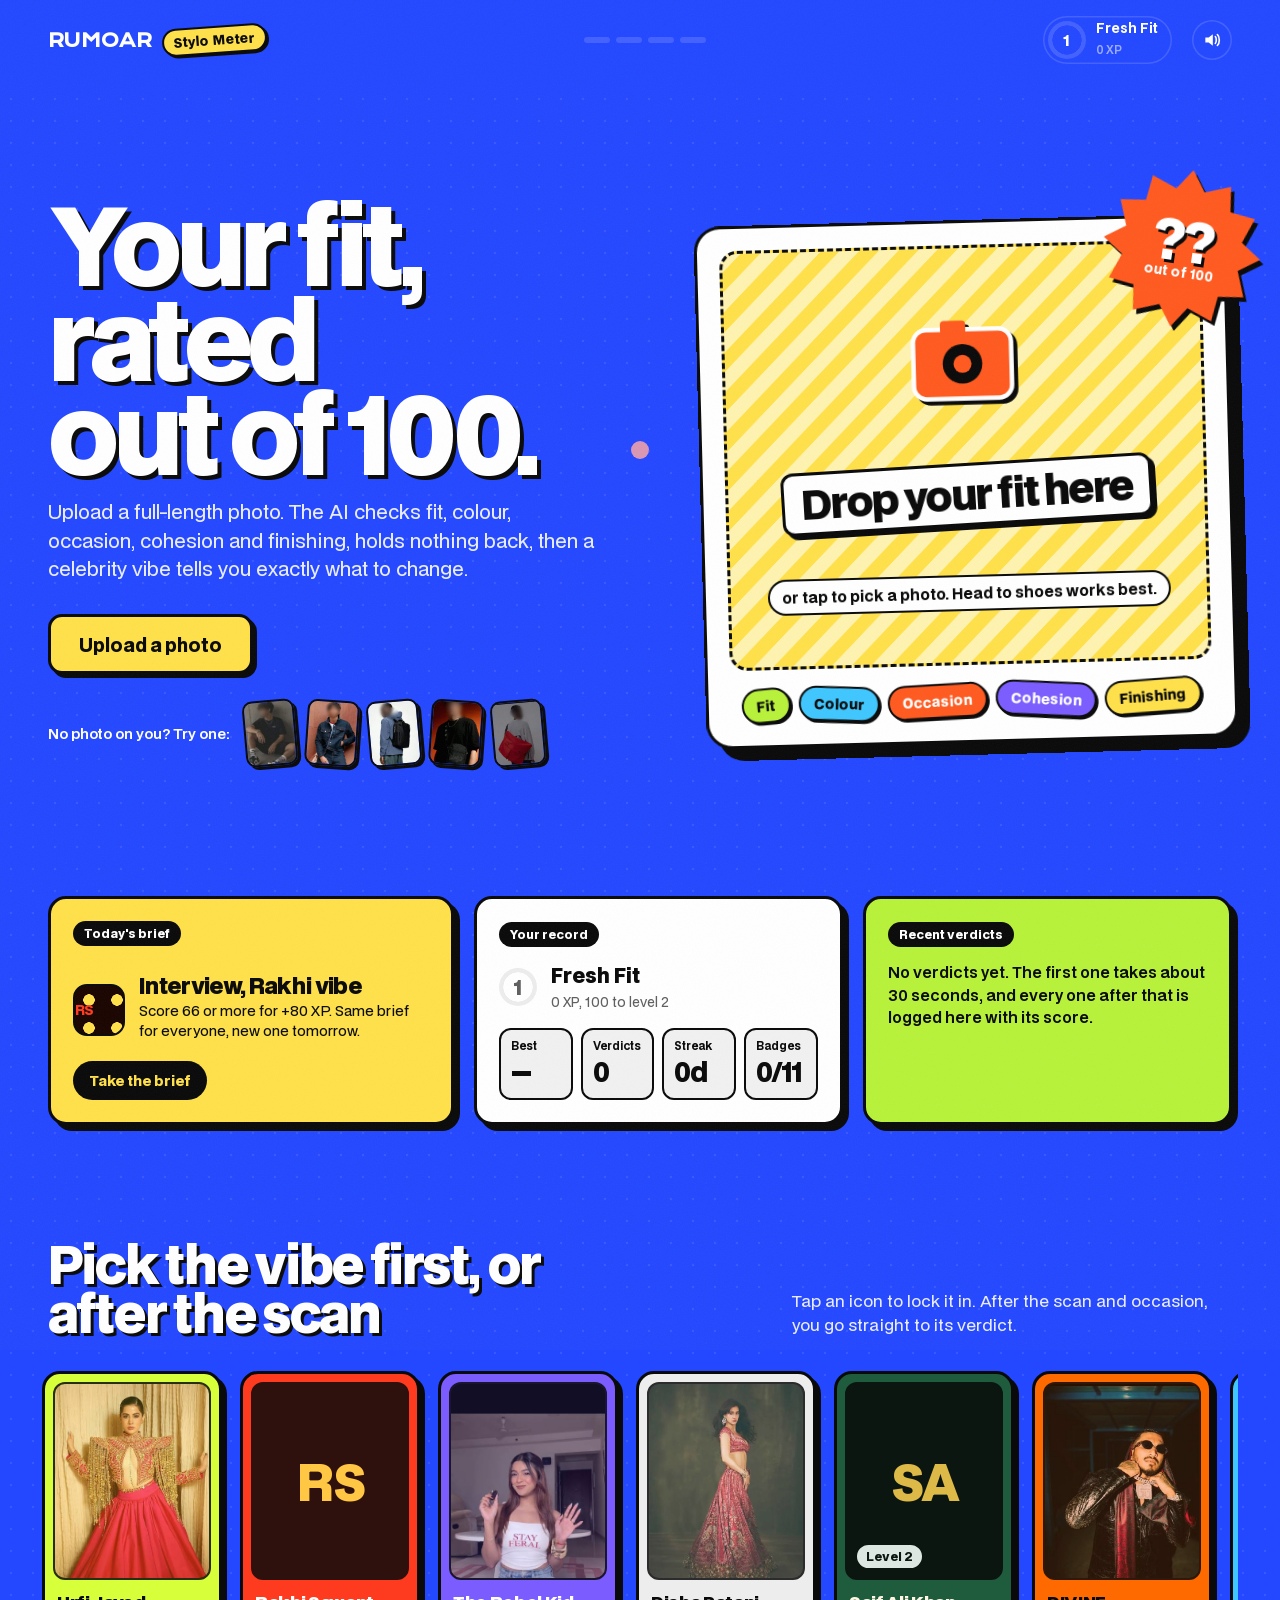
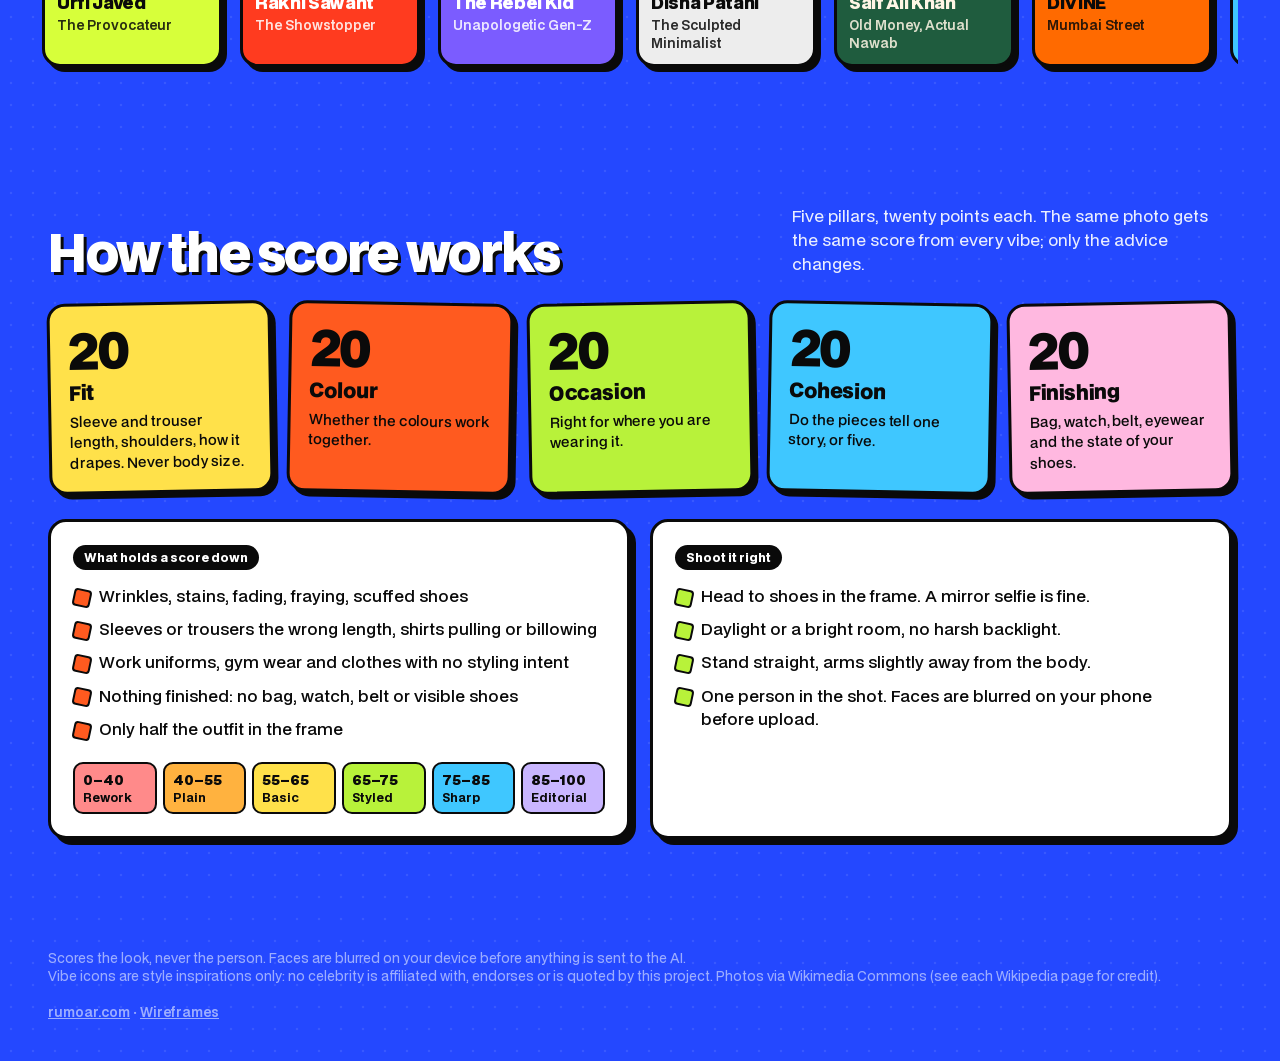
<file: index.html>
<!doctype html>
<html lang="en">
<head>
<meta charset="utf-8">
<meta name="viewport" content="width=device-width, initial-scale=1, viewport-fit=cover">
<title>Stylo Meter by RUMOAR · Does this look good on me?</title>
<meta name="description" content="Drop your fit, pick the occasion and a stylist with opinions. Get an honest score and the RUMOAR piece that finishes the look. .">
<meta name="theme-color" content="#2448FF">
<link rel="icon" href="assets/icon.svg" type="image/svg+xml">
<link rel="manifest" href="manifest.webmanifest">
<link rel="preload" href="assets/fonts/bdo-grotesk-vf.woff2" as="font" type="font/woff2" crossorigin>
<link rel="preload" href="assets/fonts/krona-one.woff2" as="font" type="font/woff2" crossorigin>
<link rel="stylesheet" href="css/app.css">
</head>
<body>
<header class="hdr">
  <a href="#home" class="logo" id="logo"><span>RUMOAR</span><em>Stylo Meter</em></a>
  <nav class="steps" id="steps" aria-label="Progress"></nav>
  <div id="mini"></div>
  <button class="hud" id="hud" aria-label="Your level, badges and stylist deck"></button>
  <button class="mute" id="mute" aria-label="Sound" aria-pressed="true"><svg viewBox="0 0 24 24" width="20" height="20" aria-hidden="true"><path d="M4 9h4l5-4v14l-5-4H4z" fill="currentColor"/><path class="w" d="M16 8c1.5 1.2 1.5 6.8 0 8M18.5 5.5c3 2.5 3 10.5 0 13" fill="none" stroke="currentColor" stroke-width="2" stroke-linecap="round"/></svg></button>
</header>
<main id="main"></main>
<footer>
  <span>Scores the look, never the person. Faces are blurred on your device before anything is sent to the AI.<br>Vibe icons are style inspirations only: no celebrity is affiliated with, endorses or is quoted by this project. Photos via Wikimedia Commons (see each Wikipedia page for credit).</span>
  <span><a href="https://shreyashm36240.wixsite.com/rumoarecom" target="_blank" rel="noopener">rumoar.com</a> · <a href="wireframes.html">Wireframes</a></span>
</footer>
<div class="toast" id="toast" role="status"></div>
<noscript><p style="padding:40px">The Stylo Meter runs in your browser and needs JavaScript.</p></noscript>
<script type="module" src="js/main.js"></script>
</body>
</html>
</file>
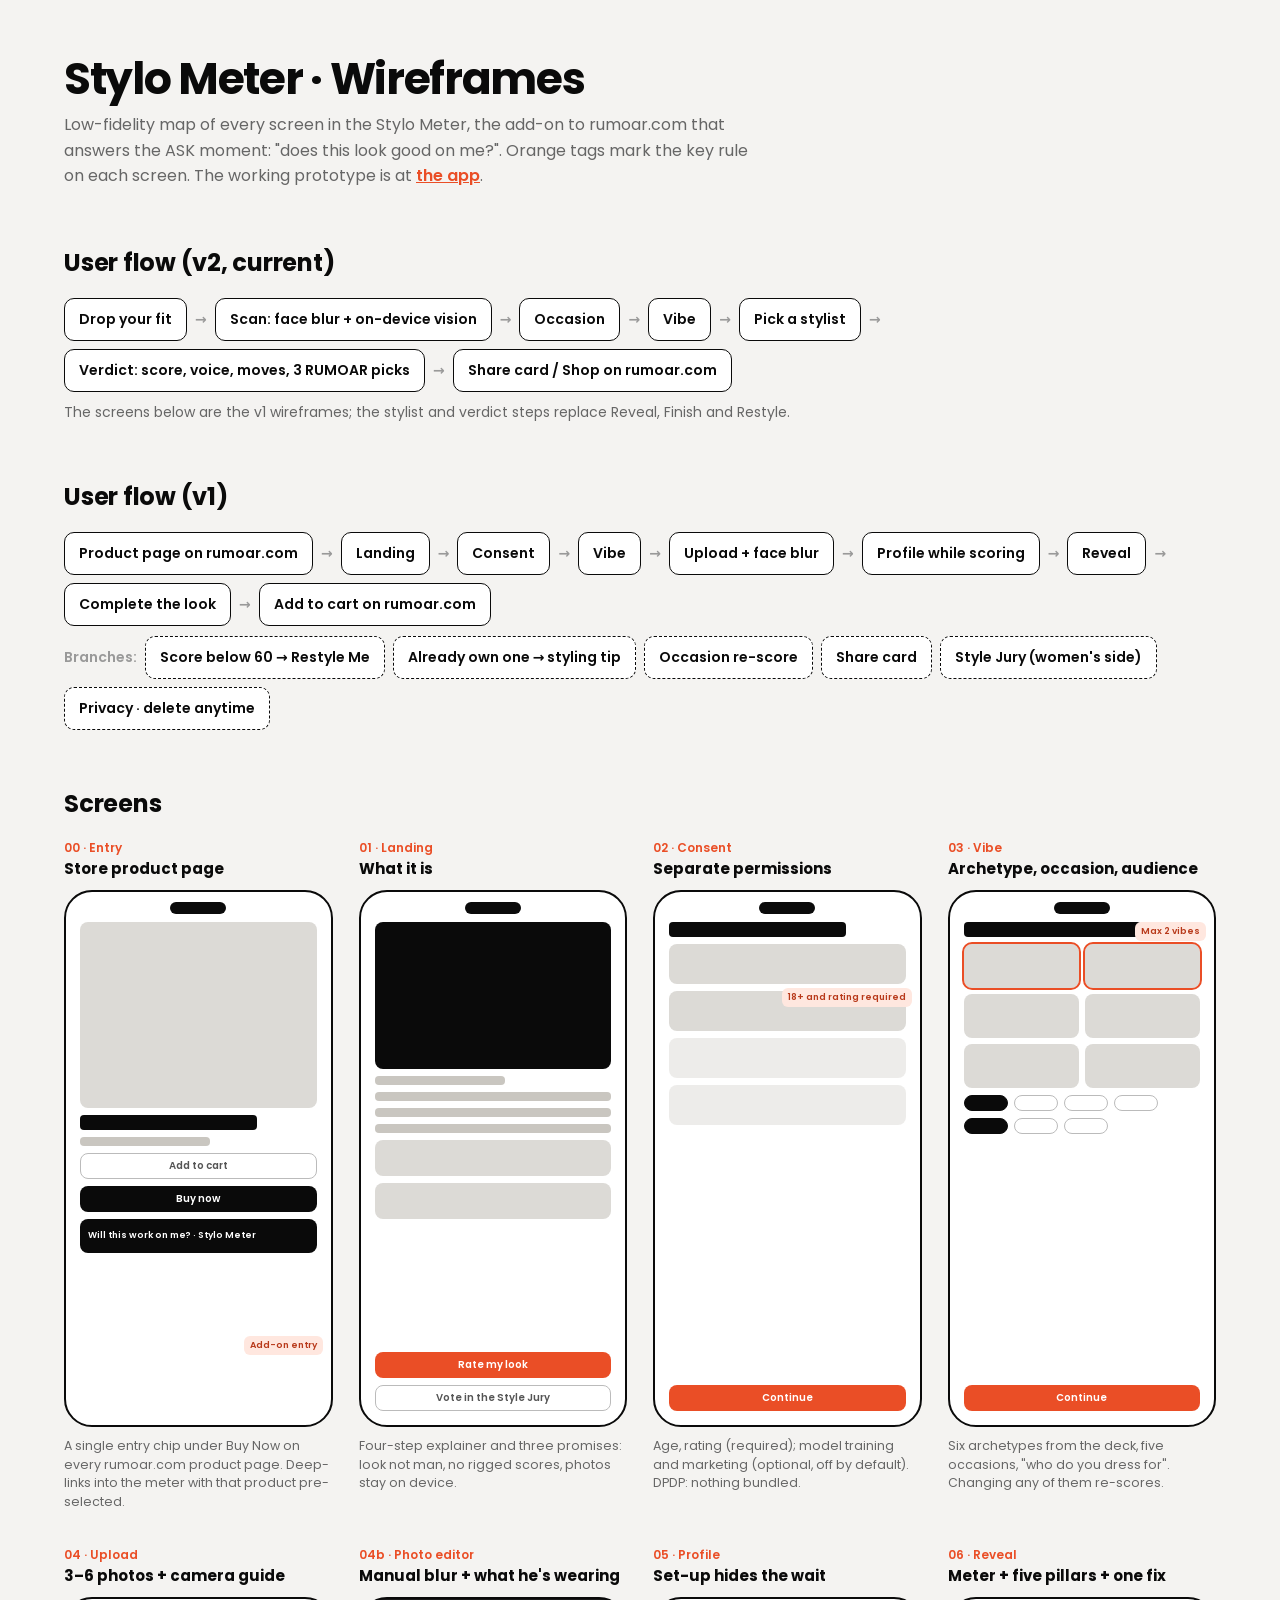
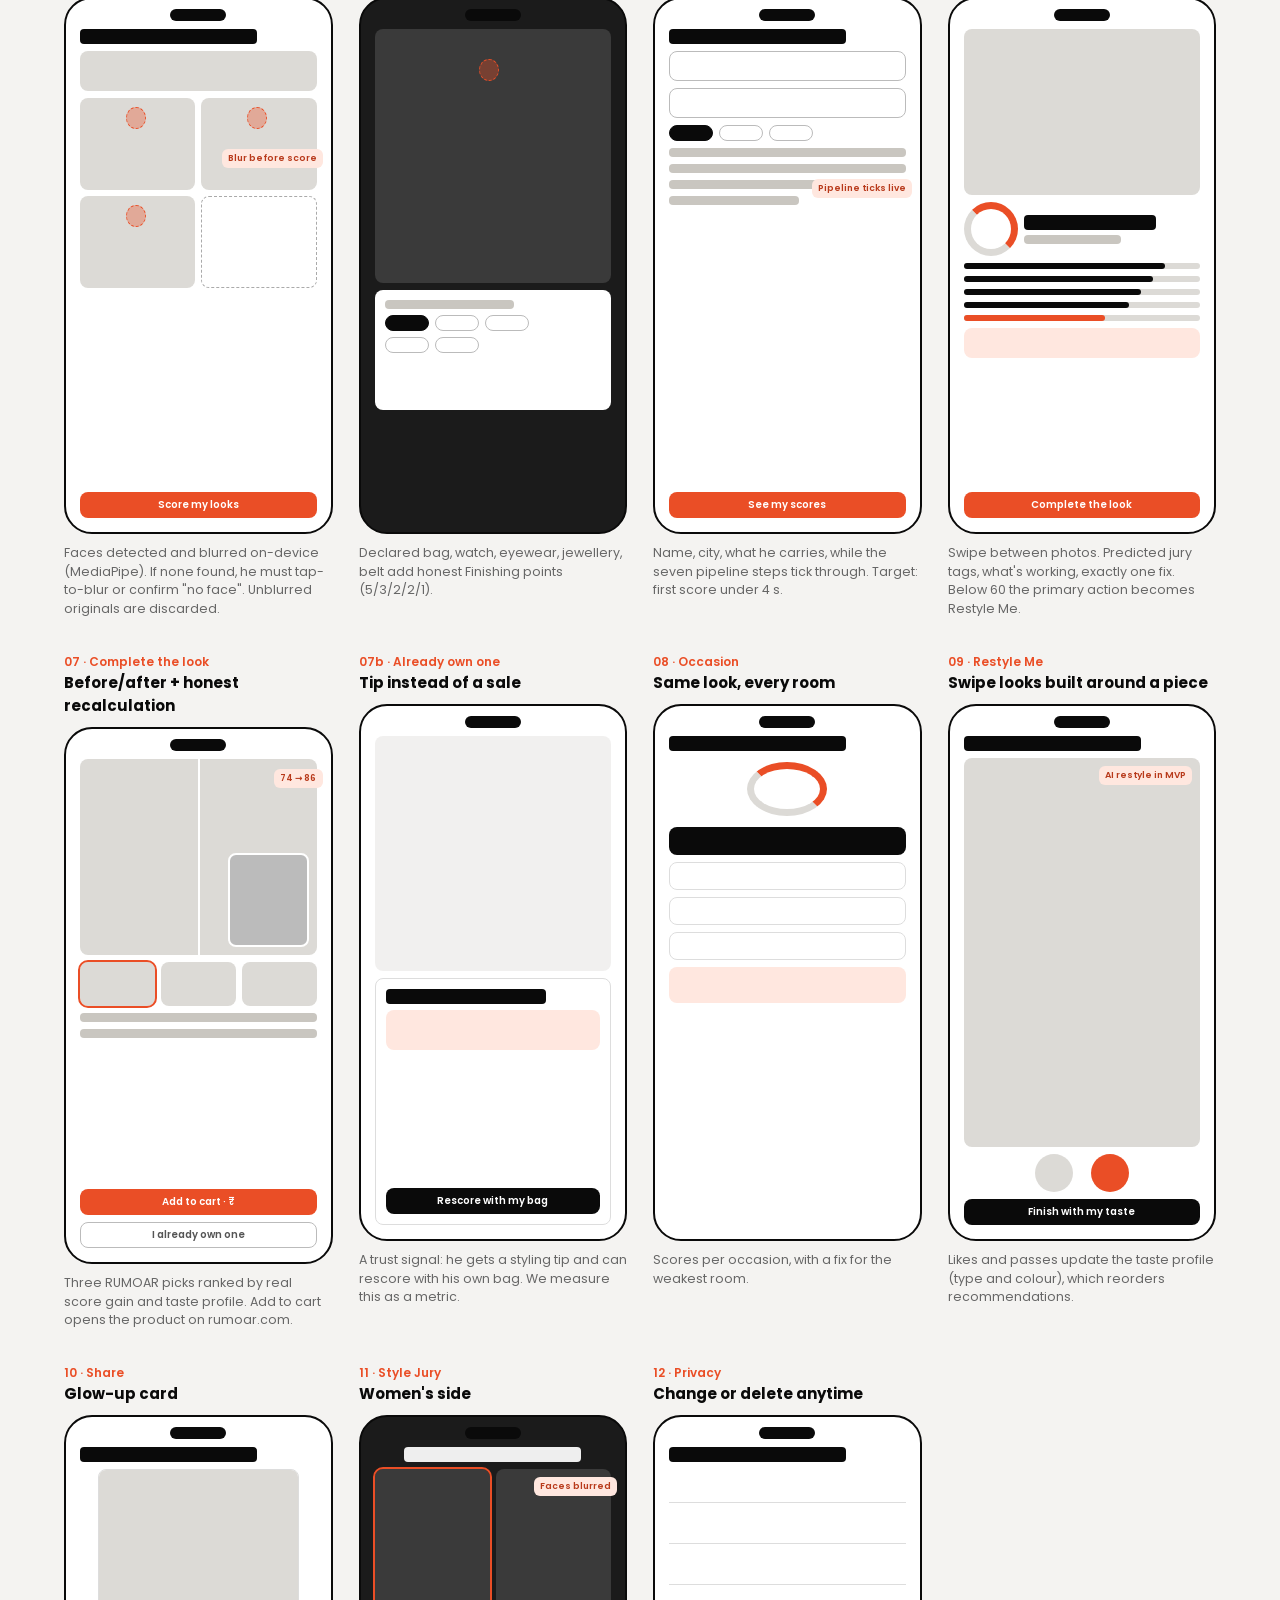
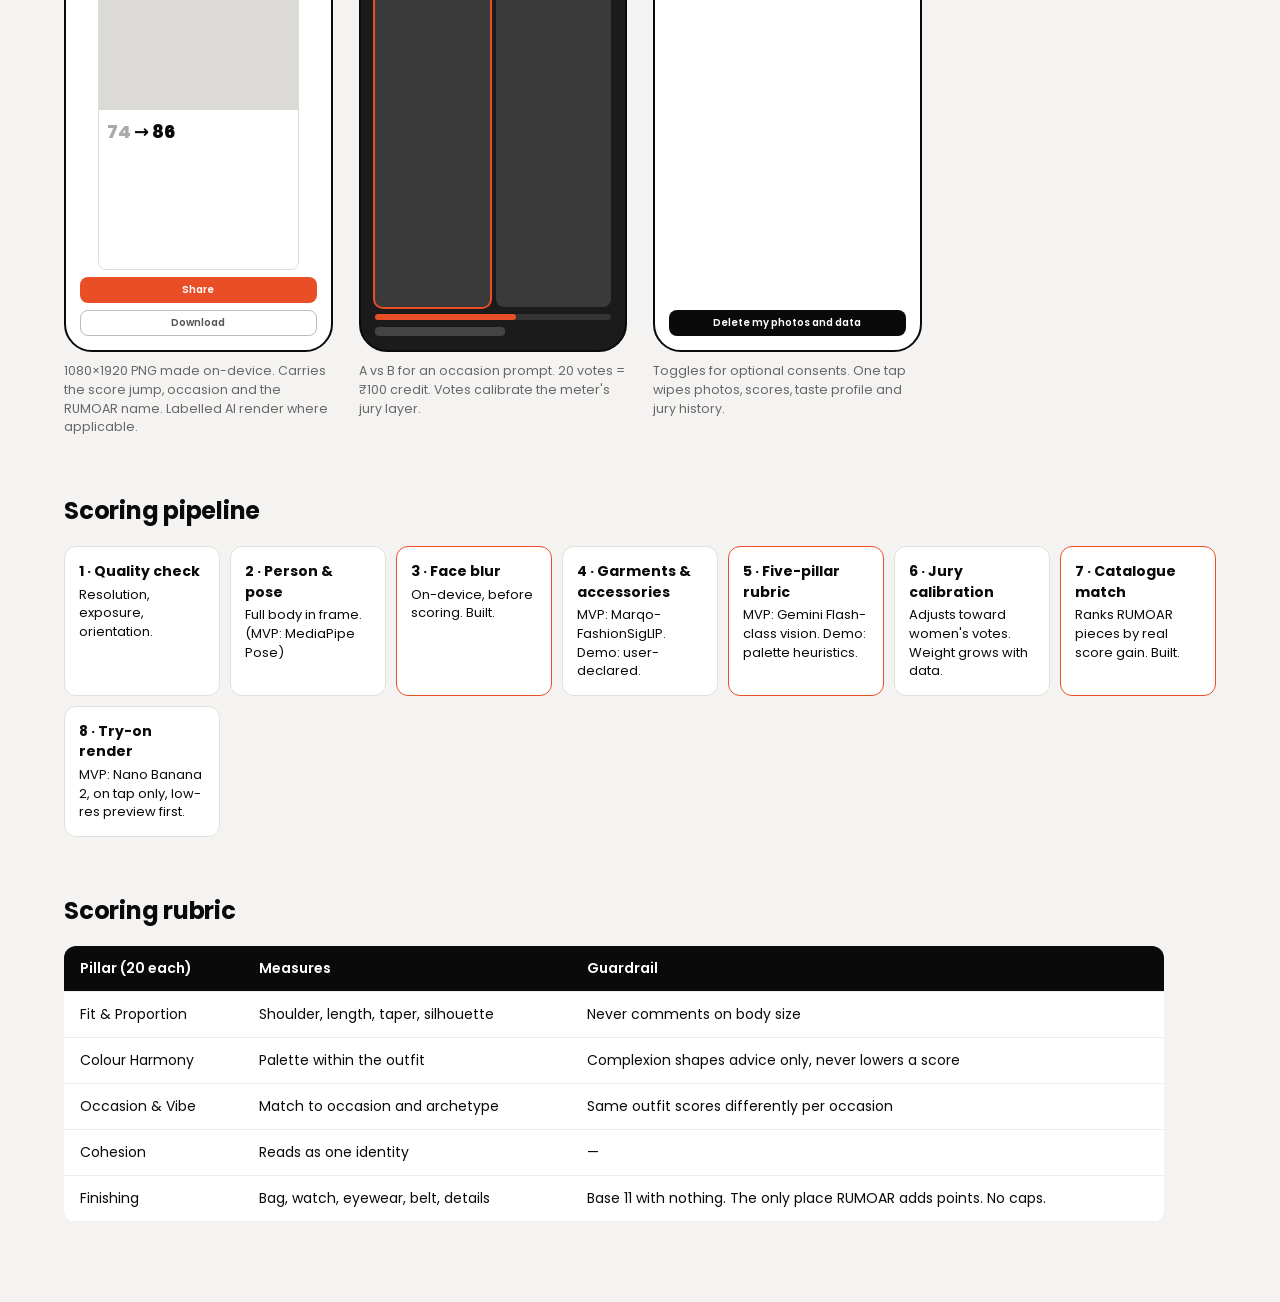
<file: wireframes.html>
<!doctype html>
<html lang="en"><head><meta charset="utf-8"><meta name="viewport" content="width=device-width, initial-scale=1">
<title>Stylo Meter · Wireframes</title>
<link rel="icon" href="assets/icon.svg" type="image/svg+xml">
<link href="https://fonts.googleapis.com/css2?family=Poppins:wght@400;500;600;700&display=swap" rel="stylesheet">
<style>
*{box-sizing:border-box;margin:0;padding:0}
body{font-family:Poppins,system-ui,sans-serif;background:#F4F3F1;color:#0A0A0A;padding:56px clamp(20px,5vw,72px) 80px}
header{max-width:1100px;margin-bottom:40px}
header p{color:#666;line-height:1.6;max-width:70ch;margin-top:10px}
h1{font-size:44px;letter-spacing:-.03em;line-height:1.05}
h2{font-size:24px;margin:56px 0 18px;letter-spacing:-.01em}
a{color:#EA4E26;font-weight:600}
.flow{display:flex;flex-wrap:wrap;gap:8px;align-items:center;font-size:14px;font-weight:600}
.flow span{background:#fff;border:1.5px solid #0A0A0A;border-radius:10px;padding:10px 14px}
.flow span.alt{border-style:dashed}
.flow i{font-style:normal;color:#999}
.grid{display:grid;grid-template-columns:repeat(auto-fill,minmax(250px,1fr));gap:34px 26px}
.card h3{font-size:15px;margin-bottom:4px}
.card .n{font-size:12px;color:#EA4E26;font-weight:600}
.card p{font-size:12.5px;color:#666;line-height:1.5;margin-top:10px}
.ph{width:100%;aspect-ratio:9/18;background:#fff;border:2px solid #0A0A0A;border-radius:28px;padding:30px 14px 14px;position:relative;display:flex;flex-direction:column;gap:7px;overflow:hidden;margin-top:10px}
.ph.dk{background:#1b1b1b;border-color:#0A0A0A}
.ph:before{content:"";position:absolute;top:10px;left:50%;width:56px;height:12px;border-radius:8px;background:#0A0A0A;transform:translateX(-50%)}
.b{background:#DCDAD6;border-radius:8px}
.dk .b{background:#3a3a3a}
.t{height:9px;background:#C9C6C0;border-radius:4px}
.t.h{height:15px;background:#0A0A0A;width:75%}
.dk .t.h{background:#eee}
.t.s{width:55%}
.btn{height:26px;border-radius:8px;background:#EA4E26;margin-top:auto;display:grid;place-items:center;color:#fff;font-size:10px;font-weight:600}
.btn.g{background:#fff;border:1.5px solid #bbb;color:#555;margin-top:0}
.row{display:flex;gap:6px}
.chip{height:16px;border-radius:8px;border:1.5px solid #bbb;flex:0 0 auto;width:44px}
.chip.on{background:#0A0A0A;border-color:#0A0A0A}
.g2{display:grid;grid-template-columns:1fr 1fr;gap:6px}
.ring{width:54px;height:54px;border-radius:50%;border:7px solid #DCDAD6;border-top-color:#EA4E26;border-right-color:#EA4E26;flex:0 0 54px}
.bar{height:6px;border-radius:3px;background:#DCDAD6;position:relative}
.bar:after{content:"";position:absolute;left:0;top:0;bottom:0;width:var(--w);background:#0A0A0A;border-radius:3px}
.bar.a:after{background:#EA4E26}
.ann{position:absolute;right:8px;font-size:9px;font-weight:600;background:#FFE7DF;color:#B8391A;padding:3px 6px;border-radius:6px}
.face{position:absolute;width:20px;height:22px;border-radius:50%;background:rgba(234,78,38,.35);border:1.5px dashed #EA4E26}
.pipe{display:grid;grid-template-columns:repeat(auto-fit,minmax(140px,1fr));gap:10px}
.pipe div{background:#fff;border-radius:12px;padding:14px;font-size:13px;line-height:1.45;border:1px solid #e3e0da}
.pipe b{display:block;font-size:14px;margin-bottom:4px}
.pipe .demo{border-color:#EA4E26}
table{border-collapse:collapse;background:#fff;border-radius:12px;overflow:hidden;font-size:14px;width:100%;max-width:1100px}
th,td{text-align:left;padding:12px 16px;border-bottom:1px solid #eee;vertical-align:top}
th{background:#0A0A0A;color:#fff;font-weight:600}
</style></head><body>
<header>
  <h1>Stylo Meter · Wireframes</h1>
  <p>Low-fidelity map of every screen in the Stylo Meter, the add-on to rumoar.com that answers the ASK moment: "does this look good on me?". Orange tags mark the key rule on each screen. The working prototype is at <a href="./">the app</a>.</p>
</header>

<h2>User flow (v2, current)</h2>
<div class="flow"><span>Drop your fit</span><i>→</i><span>Scan: face blur + on-device vision</span><i>→</i><span>Occasion</span><i>→</i><span>Vibe</span><i>→</i><span>Pick a stylist</span><i>→</i><span>Verdict: score, voice, moves, 3 RUMOAR picks</span><i>→</i><span>Share card / Shop on rumoar.com</span></div>
<p style="color:#666;margin:10px 0 0;font-size:14px">The screens below are the v1 wireframes; the stylist and verdict steps replace Reveal, Finish and Restyle.</p>
<h2>User flow (v1)</h2>
<div class="flow">
  <span>Product page on rumoar.com</span><i>→</i><span>Landing</span><i>→</i><span>Consent</span><i>→</i><span>Vibe</span><i>→</i><span>Upload + face blur</span><i>→</i><span>Profile while scoring</span><i>→</i><span>Reveal</span><i>→</i>
  <span>Complete the look</span><i>→</i><span>Add to cart on rumoar.com</span>
</div>
<div class="flow" style="margin-top:10px">
  <i>Branches:</i><span class="alt">Score below 60 → Restyle Me</span><span class="alt">Already own one → styling tip</span><span class="alt">Occasion re-score</span><span class="alt">Share card</span><span class="alt">Style Jury (women's side)</span><span class="alt">Privacy · delete anytime</span>
</div>

<h2>Screens</h2>
<div class="grid">

<div class="card"><div class="n">00 · Entry</div><h3>Store product page</h3>
<div class="ph"><div class="b" style="height:38%"></div><div class="t h"></div><div class="t s"></div><div class="btn g">Add to cart</div><div class="btn g" style="background:#0A0A0A;color:#fff;border:0">Buy now</div>
<div class="b" style="height:34px;background:#0A0A0A;display:flex;align-items:center;padding:0 8px;color:#fff;font-size:9px;font-weight:600">Will this work on me? · Stylo Meter</div><span class="ann" style="bottom:70px">Add-on entry</span></div>
<p>A single entry chip under Buy Now on every rumoar.com product page. Deep-links into the meter with that product pre-selected.</p></div>

<div class="card"><div class="n">01 · Landing</div><h3>What it is</h3>
<div class="ph"><div class="b" style="height:30%;background:#0A0A0A"></div><div class="t s"></div><div class="t"></div><div class="t"></div><div class="t"></div><div class="b" style="height:36px"></div><div class="b" style="height:36px"></div><div class="btn">Rate my look</div><div class="btn g">Vote in the Style Jury</div></div>
<p>Four-step explainer and three promises: look not man, no rigged scores, photos stay on device.</p></div>

<div class="card"><div class="n">02 · Consent</div><h3>Separate permissions</h3>
<div class="ph"><div class="t h"></div><div class="b" style="height:40px"></div><div class="b" style="height:40px"></div><div class="b" style="height:40px;opacity:.5"></div><div class="b" style="height:40px;opacity:.5"></div><div class="btn">Continue</div><span class="ann" style="top:96px">18+ and rating required</span></div>
<p>Age, rating (required); model training and marketing (optional, off by default). DPDP: nothing bundled.</p></div>

<div class="card"><div class="n">03 · Vibe</div><h3>Archetype, occasion, audience</h3>
<div class="ph"><div class="t h"></div><div class="g2"><div class="b" style="height:44px;outline:2px solid #EA4E26"></div><div class="b" style="height:44px;outline:2px solid #EA4E26"></div><div class="b" style="height:44px"></div><div class="b" style="height:44px"></div><div class="b" style="height:44px"></div><div class="b" style="height:44px"></div></div>
<div class="row"><div class="chip on"></div><div class="chip"></div><div class="chip"></div><div class="chip"></div></div><div class="row"><div class="chip on"></div><div class="chip"></div><div class="chip"></div></div><div class="btn">Continue</div><span class="ann" style="top:30px">Max 2 vibes</span></div>
<p>Six archetypes from the deck, five occasions, "who do you dress for". Changing any of them re-scores.</p></div>

<div class="card"><div class="n">04 · Upload</div><h3>3–6 photos + camera guide</h3>
<div class="ph"><div class="t h"></div><div class="b" style="height:40px"></div><div class="g2"><div class="b" style="height:92px;position:relative"><span class="face" style="left:40%;top:10%"></span></div><div class="b" style="height:92px;position:relative"><span class="face" style="left:40%;top:10%"></span></div><div class="b" style="height:92px;position:relative"><span class="face" style="left:40%;top:10%"></span></div><div class="b" style="height:92px;border:1.5px dashed #aaa;background:none"></div></div><div class="btn">Score my looks</div><span class="ann" style="top:150px">Blur before score</span></div>
<p>Faces detected and blurred on-device (MediaPipe). If none found, he must tap-to-blur or confirm "no face". Unblurred originals are discarded.</p></div>

<div class="card"><div class="n">04b · Photo editor</div><h3>Manual blur + what he's wearing</h3>
<div class="ph dk"><div class="b" style="height:52%;position:relative"><span class="face" style="left:44%;top:12%"></span></div><div class="b" style="background:#fff;height:120px;padding:10px;display:flex;flex-direction:column;gap:6px"><div class="t" style="width:60%"></div><div class="row"><div class="chip on"></div><div class="chip"></div><div class="chip"></div></div><div class="row"><div class="chip"></div><div class="chip"></div></div></div></div>
<p>Declared bag, watch, eyewear, jewellery, belt add honest Finishing points (5/3/2/2/1).</p></div>

<div class="card"><div class="n">05 · Profile</div><h3>Set-up hides the wait</h3>
<div class="ph"><div class="t h"></div><div class="b" style="height:30px;background:none;border:1.5px solid #bbb"></div><div class="b" style="height:30px;background:none;border:1.5px solid #bbb"></div><div class="row"><div class="chip on"></div><div class="chip"></div><div class="chip"></div></div>
<div class="t"></div><div class="t"></div><div class="t"></div><div class="t s"></div><div class="btn">See my scores</div><span class="ann" style="top:180px">Pipeline ticks live</span></div>
<p>Name, city, what he carries, while the seven pipeline steps tick through. Target: first score under 4 s.</p></div>

<div class="card"><div class="n">06 · Reveal</div><h3>Meter + five pillars + one fix</h3>
<div class="ph"><div class="b" style="height:34%"></div><div class="row" style="align-items:center"><div class="ring"></div><div style="flex:1;display:grid;gap:5px"><div class="t h"></div><div class="t s"></div></div></div>
<div class="bar" style="--w:85%"></div><div class="bar" style="--w:80%"></div><div class="bar" style="--w:75%"></div><div class="bar" style="--w:70%"></div><div class="bar a" style="--w:60%"></div><div class="b" style="height:30px;background:#FFE7DF"></div><div class="btn">Complete the look</div></div>
<p>Swipe between photos. Predicted jury tags, what's working, exactly one fix. Below 60 the primary action becomes Restyle Me.</p></div>

<div class="card"><div class="n">07 · Complete the look</div><h3>Before/after + honest recalculation</h3>
<div class="ph"><div class="b" style="height:40%;position:relative"><div style="position:absolute;left:50%;top:0;bottom:0;width:2px;background:#fff"></div><div class="b" style="position:absolute;right:8px;bottom:8px;width:34%;height:48%;background:#bbb;border:2px solid #fff"></div></div>
<div class="g2" style="grid-template-columns:1fr 1fr 1fr"><div class="b" style="height:44px;outline:2px solid #EA4E26"></div><div class="b" style="height:44px"></div><div class="b" style="height:44px"></div></div><div class="t"></div><div class="t"></div><div class="btn">Add to cart · ₹</div><div class="btn g">I already own one</div><span class="ann" style="top:40px">74 → 86</span></div>
<p>Three RUMOAR picks ranked by real score gain and taste profile. Add to cart opens the product on rumoar.com.</p></div>

<div class="card"><div class="n">07b · Already own one</div><h3>Tip instead of a sale</h3>
<div class="ph"><div class="b" style="height:48%;opacity:.4"></div><div class="b" style="background:#fff;border:1.5px solid #ddd;flex:1;padding:10px;display:flex;flex-direction:column;gap:6px"><div class="t h"></div><div class="b" style="height:40px;background:#FFE7DF"></div><div class="btn" style="background:#0A0A0A">Rescore with my bag</div></div></div>
<p>A trust signal: he gets a styling tip and can rescore with his own bag. We measure this as a metric.</p></div>

<div class="card"><div class="n">08 · Occasion</div><h3>Same look, every room</h3>
<div class="ph"><div class="t h"></div><div class="ring" style="width:80px;height:80px;margin:4px auto"></div><div class="b" style="height:28px;background:#0A0A0A"></div><div class="b" style="height:28px;background:none;border:1.5px solid #ddd"></div><div class="b" style="height:28px;background:none;border:1.5px solid #ddd"></div><div class="b" style="height:28px;background:none;border:1.5px solid #ddd"></div><div class="b" style="height:36px;background:#FFE7DF"></div></div>
<p>Scores per occasion, with a fix for the weakest room.</p></div>

<div class="card"><div class="n">09 · Restyle Me</div><h3>Swipe looks built around a piece</h3>
<div class="ph"><div class="t h"></div><div class="b" style="flex:1;position:relative"><span class="ann" style="top:8px">AI restyle in MVP</span></div><div class="row" style="justify-content:center;gap:18px"><div class="b" style="width:38px;height:38px;border-radius:50%"></div><div class="b" style="width:38px;height:38px;border-radius:50%;background:#EA4E26"></div></div><div class="btn" style="background:#0A0A0A">Finish with my taste</div></div>
<p>Likes and passes update the taste profile (type and colour), which reorders recommendations.</p></div>

<div class="card"><div class="n">10 · Share</div><h3>Glow-up card</h3>
<div class="ph"><div class="t h"></div><div class="b" style="flex:1;margin:0 18px;background:#fff;border:1.5px solid #ddd;display:flex;flex-direction:column;overflow:hidden"><div class="b" style="height:60%;border-radius:0"></div><div style="padding:8px;font-weight:800;font-size:18px"><span style="color:#aaa">74</span> → 86</div></div><div class="btn">Share</div><div class="btn g">Download</div></div>
<p>1080×1920 PNG made on-device. Carries the score jump, occasion and the RUMOAR name. Labelled AI render where applicable.</p></div>

<div class="card"><div class="n">11 · Style Jury</div><h3>Women's side</h3>
<div class="ph dk"><div class="t h" style="margin:0 auto"></div><div class="g2" style="flex:1"><div class="b" style="outline:2px solid #EA4E26"></div><div class="b"></div></div><div class="bar a" style="--w:60%;background:#333"></div><div class="t s" style="background:#444"></div><span class="ann" style="top:60px">Faces blurred</span></div>
<p>A vs B for an occasion prompt. 20 votes = ₹100 credit. Votes calibrate the meter's jury layer.</p></div>

<div class="card"><div class="n">12 · Privacy</div><h3>Change or delete anytime</h3>
<div class="ph"><div class="t h"></div><div class="b" style="height:34px;background:none;border-bottom:1px solid #ddd;border-radius:0"></div><div class="b" style="height:34px;background:none;border-bottom:1px solid #ddd;border-radius:0"></div><div class="b" style="height:34px;background:none;border-bottom:1px solid #ddd;border-radius:0"></div><div class="btn" style="background:#0A0A0A">Delete my photos and data</div></div>
<p>Toggles for optional consents. One tap wipes photos, scores, taste profile and jury history.</p></div>
</div>

<h2>Scoring pipeline</h2>
<div class="pipe">
  <div><b>1 · Quality check</b>Resolution, exposure, orientation.</div>
  <div><b>2 · Person & pose</b>Full body in frame. (MVP: MediaPipe Pose)</div>
  <div class="demo"><b>3 · Face blur</b>On-device, before scoring. Built.</div>
  <div><b>4 · Garments & accessories</b>MVP: Marqo-FashionSigLIP. Demo: user-declared.</div>
  <div class="demo"><b>5 · Five-pillar rubric</b>MVP: Gemini Flash-class vision. Demo: palette heuristics.</div>
  <div><b>6 · Jury calibration</b>Adjusts toward women's votes. Weight grows with data.</div>
  <div class="demo"><b>7 · Catalogue match</b>Ranks RUMOAR pieces by real score gain. Built.</div>
  <div><b>8 · Try-on render</b>MVP: Nano Banana 2, on tap only, low-res preview first.</div>
</div>

<h2>Scoring rubric</h2>
<table>
<tr><th>Pillar (20 each)</th><th>Measures</th><th>Guardrail</th></tr>
<tr><td>Fit & Proportion</td><td>Shoulder, length, taper, silhouette</td><td>Never comments on body size</td></tr>
<tr><td>Colour Harmony</td><td>Palette within the outfit</td><td>Complexion shapes advice only, never lowers a score</td></tr>
<tr><td>Occasion & Vibe</td><td>Match to occasion and archetype</td><td>Same outfit scores differently per occasion</td></tr>
<tr><td>Cohesion</td><td>Reads as one identity</td><td>—</td></tr>
<tr><td>Finishing</td><td>Bag, watch, eyewear, belt, details</td><td>Base 11 with nothing. The only place RUMOAR adds points. No caps.</td></tr>
</table>
</body></html>
</file>
<file: css/app.css>
@font-face { font-family: 'BDO Grotesk'; src: url('../assets/fonts/bdo-grotesk-vf.woff2') format('woff2'); font-weight: 300 900; font-display: swap; }
@font-face { font-family: 'Krona One'; src: url('../assets/fonts/krona-one.woff2') format('woff2'); font-weight: 400; font-display: swap; }
@property --bg   { syntax: '<color>'; inherits: true; initial-value: #2448FF; }
@property --ink  { syntax: '<color>'; inherits: true; initial-value: #FFFFFF; }
@property --acc  { syntax: '<color>'; inherits: true; initial-value: #FFE14A; }
@property --card { syntax: '<color>'; inherits: true; initial-value: #0A0A0A; }

:root {
  --bg: #2448FF; --ink: #FFFFFF; --acc: #FFE14A; --card: #0A0A0A;
  --k: #0A0A0A; --paper: #FFFFFF; --sun: #FFE14A; --fire: #FF5A1F; --lime: #B8F23A; --sky: #3FC7FF; --grape: #7B5CFF; --cobalt: #2448FF;
  --pop: 3px solid var(--k); --lift: 6px 6px 0 var(--k);
  --mute: color-mix(in srgb, var(--ink) 55%, var(--bg));
  --line: color-mix(in srgb, var(--ink) 14%, var(--bg));
  --soft: color-mix(in srgb, var(--ink) 6%, var(--bg));
  --f: 'BDO Grotesk', system-ui, -apple-system, 'Segoe UI', sans-serif;
  --logo: 'Krona One', 'BDO Grotesk', system-ui, sans-serif;
  --ease: cubic-bezier(.2, .9, .1, 1); --spring: cubic-bezier(.34, 1.56, .64, 1);
  transition: --bg .7s var(--ease), --ink .7s var(--ease), --acc .7s var(--ease), --card .7s var(--ease);
}
* { box-sizing: border-box; margin: 0; padding: 0; }
html { -webkit-text-size-adjust: 100%; scroll-behavior: smooth; }
body { font-family: var(--f); background: var(--bg); color: var(--ink); min-height: 100dvh; overflow-x: hidden; -webkit-font-smoothing: antialiased; }
button { font: inherit; color: inherit; background: none; border: 0; cursor: pointer; }
img, canvas { display: block; max-width: 100%; }
a { color: inherit; }
:focus-visible { outline: 3px solid var(--acc); outline-offset: 3px; border-radius: 8px; }
::selection { background: var(--acc); color: var(--bg); }
.sr { position: absolute; width: 1px; height: 1px; overflow: hidden; clip: rect(0 0 0 0); }

/* grain */
body::after { content: ""; position: fixed; inset: -50%; pointer-events: none; z-index: 90; opacity: .06;
  background-image: url("data:image/svg+xml,%3Csvg xmlns='http://www.w3.org/2000/svg' width='160' height='160'%3E%3Cfilter id='n'%3E%3CfeTurbulence type='fractalNoise' baseFrequency='.9' numOctaves='2' stitchTiles='stitch'/%3E%3C/filter%3E%3Crect width='100%25' height='100%25' filter='url(%23n)'/%3E%3C/svg%3E");
  animation: grain 1.2s steps(6) infinite; }
@keyframes grain { 0%{transform:translate(0,0)} 20%{transform:translate(-3%,2%)} 40%{transform:translate(2%,-3%)} 60%{transform:translate(-2%,-1%)} 80%{transform:translate(3%,2%)} }

/* ---------------------------------------------------------------- header */
.hdr { position: sticky; top: 0; z-index: 40; display: flex; align-items: center; gap: 20px; padding: 16px clamp(18px, 4vw, 48px);
  background: color-mix(in srgb, var(--bg) 82%, transparent); backdrop-filter: blur(14px); }
.logo { text-decoration: none; font-weight: 700; letter-spacing: .38em; font-size: 14px; }
.logo em { font-style: normal; color: var(--acc); letter-spacing: 0; font-weight: 800; margin-left: 6px; }
.steps { display: flex; gap: 6px; margin: 0 auto; }
.steps i { width: 26px; height: 6px; border-radius: 3px; background: var(--line); transition: background .4s, width .5s var(--spring); }
.steps i.on { background: var(--acc); width: 44px; }
.steps i.done { background: var(--ink); }
.mini { width: 44px; height: 56px; border-radius: 8px; overflow: hidden; transform: rotate(6deg); box-shadow: 0 6px 18px rgba(0,0,0,.25); border: 3px solid #fff; flex: 0 0 auto; transition: transform .4s var(--spring); }
.mini:hover { transform: rotate(-4deg) scale(1.15); }
.mini canvas { width: 100%; height: 100%; object-fit: cover; }
@media (max-width: 720px) { .steps { display: none; } .hud .t { display: none; } .hdr { gap: 10px; } .logo { margin-right: auto; } .logo em { display: none; } }

/* ---------------------------------------------------------------- stage */
main { padding: clamp(10px, 3vw, 36px) clamp(18px, 4vw, 48px) 80px; max-width: 1440px; margin: 0 auto; view-transition-name: stage; }
::view-transition-old(stage) { animation: out .32s var(--ease) both; }
::view-transition-new(stage) { animation: in .55s var(--ease) both; }
@keyframes out { to { opacity: 0; transform: translateY(-18px) scale(.985); filter: blur(4px); } }
@keyframes in { from { opacity: 0; transform: translateY(26px) scale(.985); filter: blur(6px); } }

.kick { font-size: 14px; font-weight: 600; color: var(--acc); letter-spacing: .02em; margin-bottom: 14px; display: flex; gap: 10px; align-items: center; }
.kick b { width: 26px; height: 26px; border-radius: 50%; background: var(--acc); color: var(--bg); display: grid; place-items: center; font-size: 13px; }
.h { font-size: clamp(42px, 7.2vw, 112px); line-height: .92; letter-spacing: -.045em; font-weight: 800; }
.lede { font-size: clamp(17px, 1.5vw, 21px); line-height: 1.5; color: var(--mute); max-width: 52ch; margin-top: 18px; }
.w { display: inline-block; }
.rise .w { animation: rise .8s var(--spring) both; animation-delay: calc(var(--i) * 60ms); }
@keyframes rise { from { opacity: 0; transform: translateY(.5em) rotate(4deg); } }

.cta { display: inline-flex; align-items: center; gap: 12px; height: 64px; padding: 0 30px; border-radius: 999px; background: var(--ink); color: var(--bg); font-weight: 700; font-size: 18px; transition: transform .35s var(--spring), background .3s, opacity .3s; will-change: transform; }
.cta:hover { background: var(--acc); }
.cta:active { transform: scale(.96); }
.cta[disabled] { opacity: .25; pointer-events: none; }
.cta .arr { display: inline-block; transition: transform .35s var(--spring); }
.cta:hover .arr { transform: translateX(5px); }
.ghost { height: 54px; padding: 0 22px; border-radius: 999px; border: 2px solid var(--ink); font-weight: 600; font-size: 16px; display: inline-flex; align-items: center; gap: 8px; transition: background .25s, color .25s, transform .3s var(--spring); }
.ghost:hover { background: var(--ink); color: var(--bg); }
.row { display: flex; gap: 12px; flex-wrap: wrap; align-items: center; }
.bar-foot { position: sticky; bottom: 18px; z-index: 30; display: flex; justify-content: center; margin-top: 40px; pointer-events: none; }
.bar-foot > * { pointer-events: auto; box-shadow: 0 18px 50px rgba(0,0,0,.25); }

/* ---------------------------------------------------------------- scan */
.scan { display: grid; grid-template-columns: minmax(280px, 460px) 1fr; gap: clamp(28px, 5vw, 80px); align-items: start; }
@media (max-width: 860px) { .scan { grid-template-columns: 1fr; } }
.polaroid { background: #fff; padding: 14px 14px 58px; border-radius: 8px; box-shadow: 0 30px 70px rgba(0,0,0,.28); transform: rotate(-2.5deg); position: relative; transition: transform .6s var(--spring); }
.polaroid:hover { transform: rotate(0deg) scale(1.01); }
.polaroid .ph { position: relative; aspect-ratio: 4/5; overflow: hidden; background: #eee; border-radius: 3px; }
.polaroid canvas { width: 100%; height: 100%; object-fit: cover; }
.polaroid .cap { position: absolute; left: 18px; right: 18px; bottom: 16px; font-weight: 700; font-size: 18px; color: #111; letter-spacing: -.02em; display: flex; justify-content: space-between; }
.laser { position: absolute; left: 0; right: 0; height: 90px; background: linear-gradient(180deg, transparent, color-mix(in srgb, var(--acc) 45%, transparent), transparent); border-bottom: 2px solid var(--acc); animation: laser 1.6s ease-in-out infinite alternate; pointer-events: none; }
@keyframes laser { from { top: -90px; } to { top: 100%; } }
.fbox { position: absolute; border: 2.5px solid var(--acc); border-radius: 50%; animation: pop .5s var(--spring) both; pointer-events: none; }
@keyframes pop { from { transform: scale(.2); opacity: 0; } }
.tap { cursor: crosshair; }
.log { list-style: none; display: grid; gap: 6px; margin-top: 26px; }
.log li { display: grid; grid-template-columns: 30px 1fr auto; gap: 12px; align-items: center; font-size: clamp(17px, 1.6vw, 22px); font-weight: 600; padding: 14px 0; border-bottom: 2px solid var(--line); opacity: .3; transition: opacity .4s; }
.log li.on, .log li.done { opacity: 1; }
.log li i { width: 22px; height: 22px; border-radius: 50%; border: 2.5px solid var(--ink); display: grid; place-items: center; font-style: normal; font-size: 12px; }
.log li.on i { border-color: var(--acc); border-top-color: transparent; animation: spin .8s linear infinite; }
.log li.done i { background: var(--acc); border-color: var(--acc); color: #fff; }
.log li small { font-size: 13px; color: var(--mute); font-weight: 500; }
@keyframes spin { to { transform: rotate(360deg); } }
.chips { display: flex; flex-wrap: wrap; gap: 8px; margin-top: 22px; min-height: 44px; }
.chip { padding: 10px 16px; border-radius: 999px; background: var(--ink); color: var(--bg); font-weight: 600; font-size: 15px; animation: chip .6s var(--spring) both; animation-delay: calc(var(--i) * 90ms); }
.chip:nth-child(3n+2) { background: var(--acc); }
.chip:nth-child(3n+3) { background: var(--bg); color: var(--ink); box-shadow: inset 0 0 0 2px var(--ink); }
@keyframes chip { from { opacity: 0; transform: translateY(14px) scale(.6) rotate(-8deg); } }
.meterbar { height: 6px; background: var(--line); border-radius: 3px; overflow: hidden; margin-top: 10px; }
.meterbar i { display: block; height: 100%; background: var(--acc); width: 0; transition: width .4s; }

/* ---------------------------------------------------------------- stylists */
.deck { display: grid; grid-template-columns: repeat(auto-fill, minmax(230px, 1fr)); gap: 18px; margin-top: 30px; perspective: 1200px; }
@media (max-width: 640px) { .deck { grid-auto-flow: column; grid-template-columns: none; grid-auto-columns: 74%; overflow-x: auto; scroll-snap-type: x mandatory; padding: 10px 4px 24px; margin-inline: -18px; padding-inline: 18px; } .deck > * { scroll-snap-align: center; } }
.scard { --c1: #000; --c2: #fff; --c3: #f00; position: relative; border-radius: 26px; background: var(--c4, #111); color: #fff; text-align: left; overflow: hidden; transform-style: preserve-3d; transition: transform .5s var(--spring), box-shadow .4s; box-shadow: 0 14px 34px rgba(0,0,0,.18); will-change: transform; }
.scard:hover { box-shadow: 0 30px 70px rgba(0,0,0,.32); }
.scard[aria-pressed="true"] { box-shadow: 0 0 0 5px var(--c3), 0 30px 70px rgba(0,0,0,.32); }
.scard .art { height: 170px; position: relative; display: grid; place-items: center; }
.scard .mono { font-size: 92px; font-weight: 800; letter-spacing: -.06em; color: var(--c4); -webkit-text-stroke: 3px var(--c2); paint-order: stroke; transform: translateZ(40px) rotate(-6deg); line-height: 1; }
.scard .spice { position: absolute; top: 12px; right: 12px; display: flex; gap: 3px; padding: 6px 8px; border-radius: 999px; background: rgba(0,0,0,.55); }
.scard .spice i { width: 6px; height: 14px; border-radius: 3px; background: rgba(255,255,255,.25); }
.scard .spice i.on { background: var(--c3); }
.scard .body { padding: 16px 18px 20px; }
.scard h3 { font-size: 26px; letter-spacing: -.03em; font-weight: 800; line-height: 1; }
.scard .role { font-size: 14px; color: var(--c3); font-weight: 600; margin-top: 4px; }
.scard p { font-size: 14px; line-height: 1.45; opacity: .78; margin-top: 10px; }
.scard .shine { position: absolute; inset: 0; pointer-events: none; background: radial-gradient(circle at var(--mx, 50%) var(--my, 0%), rgba(255,255,255,.28), transparent 45%); mix-blend-mode: overlay; opacity: 0; transition: opacity .3s; }
.scard:hover .shine { opacity: 1; }
.fine { font-size: 13px; color: var(--mute); margin-top: 22px; max-width: 70ch; line-height: 1.5; }

/* ---------------------------------------------------------------- verdict */
.verdict { display: grid; grid-template-columns: minmax(260px, 400px) 1fr; gap: clamp(28px, 5vw, 72px); align-items: start; }
@media (max-width: 900px) { .verdict { grid-template-columns: 1fr; } .score { width: 112px; height: 112px; right: -4px; top: -18px; font-size: 48px; } .match { width: 92px; height: 92px; left: -6px; font-size: 26px; } .verdict .polaroid { margin: 0 12px; } }
.stick { position: absolute; z-index: 3; border-radius: 999px; font-weight: 800; letter-spacing: -.03em; display: grid; place-items: center; text-align: center; box-shadow: 0 10px 30px rgba(0,0,0,.3); animation: slap .7s var(--spring) both; }
@keyframes slap { from { transform: scale(2.2) rotate(30deg); opacity: 0; } }
.score { width: 148px; height: 148px; right: -34px; top: -30px; background: var(--acc); color: var(--bg); transform: rotate(10deg); line-height: .9; font-size: 64px; animation-delay: .35s; }
.score small { font-size: 13px; font-weight: 600; letter-spacing: 0; display: block; }
.match { width: 116px; height: 116px; left: -30px; bottom: 30px; background: var(--ink); color: var(--bg); transform: rotate(-12deg); font-size: 34px; line-height: .9; animation-delay: .7s; }
.match small { font-size: 11px; font-weight: 600; letter-spacing: 0; display: block; }
.who { display: flex; align-items: center; gap: 14px; }
.who .av { width: 64px; height: 64px; border-radius: 20px; display: grid; place-items: center; font-weight: 800; font-size: 28px; letter-spacing: -.05em; flex: 0 0 64px; }
.who b { font-size: 22px; font-weight: 800; letter-spacing: -.02em; display: block; }
.who span { font-size: 14px; color: var(--mute); }
.speech { font-size: clamp(24px, 2.7vw, 40px); line-height: 1.18; letter-spacing: -.025em; font-weight: 700; margin-top: 22px; min-height: 5.5em; }
.speech .caret { display: inline-block; width: .5em; height: .9em; background: var(--acc); vertical-align: -.1em; margin-left: 3px; animation: blink .9s steps(2) infinite; }
@keyframes blink { 50% { opacity: 0; } }
.aibadge { display: inline-flex; gap: 6px; align-items: center; font-size: 12px; font-weight: 600; padding: 5px 10px; border-radius: 999px; background: var(--soft); margin-top: 10px; }
.moves { list-style: none; counter-reset: m; display: grid; gap: 10px; margin-top: 26px; }
.moves li { counter-increment: m; display: grid; grid-template-columns: 44px 1fr; gap: 12px; align-items: center; font-size: 18px; font-weight: 600; animation: rise .7s var(--spring) both; animation-delay: calc(var(--i) * 120ms + .4s); }
.moves li::before { content: counter(m); width: 40px; height: 40px; border-radius: 12px; background: var(--ink); color: var(--bg); display: grid; place-items: center; font-weight: 800; }
.picks { display: grid; grid-template-columns: repeat(3, 1fr); gap: 14px; margin-top: 30px; }
@media (max-width: 640px) { .picks { grid-template-columns: 1fr 1fr; } }
.pk { border-radius: 22px; overflow: hidden; background: var(--bg); box-shadow: 0 0 0 2px var(--ink); text-decoration: none; transition: transform .45s var(--spring), box-shadow .3s; display: block; animation: rise .7s var(--spring) both; animation-delay: calc(var(--i) * 120ms + .8s); position: relative; }
.pk:hover { transform: translateY(-8px) rotate(-1.5deg); box-shadow: 0 0 0 3px var(--acc), 0 24px 50px rgba(0,0,0,.2); }
.pk img { aspect-ratio: 1; object-fit: cover; width: 100%; }
.pk div { padding: 12px 14px 14px; }
.pk b { font-size: 16px; line-height: 1.15; display: block; letter-spacing: -.01em; }
.pk .pr { display: flex; justify-content: space-between; margin-top: 8px; font-size: 14px; font-weight: 600; }
.pk .up { position: absolute; top: 10px; left: 10px; background: var(--acc); color: var(--bg); font-weight: 800; padding: 6px 10px; border-radius: 999px; font-size: 14px; }
.pk.top { box-shadow: 0 0 0 3px var(--acc); }
.pillars { display: grid; grid-template-columns: repeat(5, 1fr); gap: 10px; margin-top: 26px; }
@media (max-width: 640px) { .pillars { grid-template-columns: 1fr 1fr; } }
.pl { padding: 14px; border-radius: 18px; background: var(--soft); }
.pl b { font-size: 30px; font-weight: 800; letter-spacing: -.04em; display: block; }
.pl span { font-size: 12px; color: var(--mute); font-weight: 600; }
.pl .meterbar i { transition: width 1.2s var(--ease); }
.swap { margin-top: 40px; }
.swap .row { margin-top: 12px; }
.swap button { display: flex; align-items: center; gap: 10px; padding: 6px 16px 6px 6px; border-radius: 999px; box-shadow: inset 0 0 0 2px var(--line); font-weight: 600; font-size: 14px; transition: transform .35s var(--spring), box-shadow .25s; }
.swap button:hover { transform: translateY(-3px); box-shadow: inset 0 0 0 2px var(--ink); }
.swap button i { width: 32px; height: 32px; border-radius: 10px; display: grid; place-items: center; font-style: normal; font-weight: 800; font-size: 13px; }
.h3 { font-size: 22px; font-weight: 800; letter-spacing: -.02em; margin-top: 44px; }

/* ---------------------------------------------------------------- misc */
.toast { position: fixed; left: 50%; bottom: 24px; transform: translate(-50%, 30px); background: var(--ink); color: var(--bg); padding: 14px 20px; border-radius: 16px; font-weight: 600; font-size: 15px; opacity: 0; transition: .45s var(--spring); z-index: 100; max-width: 92vw; }
.toast.show { opacity: 1; transform: translate(-50%, 0); }
.modal { position: fixed; inset: 0; background: rgba(0,0,0,.55); backdrop-filter: blur(8px); z-index: 80; display: grid; place-items: center; padding: 20px; animation: fade .3s both; }
@keyframes fade { from { opacity: 0; } }
.modal > div { background: var(--bg); color: var(--ink); border-radius: 28px; padding: 28px; width: min(560px, 100%); max-height: 90dvh; overflow: auto; animation: in .5s var(--spring) both; }
.modal h2 { font-size: 34px; letter-spacing: -.04em; line-height: 1; font-weight: 800; }
.modal p { color: var(--mute); line-height: 1.55; margin-top: 12px; font-size: 16px; }
.opt { display: grid; grid-template-columns: 1fr auto; gap: 14px; align-items: center; padding: 18px; border-radius: 18px; box-shadow: inset 0 0 0 2px var(--line); margin-top: 12px; text-align: left; width: 100%; transition: box-shadow .25s; }
.opt[aria-checked="true"] { box-shadow: inset 0 0 0 3px var(--acc); }
.opt b { font-size: 17px; display: block; } .opt span { font-size: 14px; color: var(--mute); line-height: 1.45; display: block; margin-top: 3px; }
.opt em { font-style: normal; font-size: 12px; font-weight: 700; padding: 5px 9px; border-radius: 999px; background: var(--soft); white-space: nowrap; }
.shareimg { max-width: 300px; margin: 18px auto 0; border-radius: 18px; overflow: hidden; box-shadow: 0 20px 50px rgba(0,0,0,.3); }
.cursor { position: fixed; left: 0; top: 0; width: 18px; height: 18px; border-radius: 50%; background: var(--acc); pointer-events: none; z-index: 120; mix-blend-mode: difference; transform: translate(-50%, -50%); transition: width .35s var(--spring), height .35s var(--spring); }
.cursor.big { width: 64px; height: 64px; }
@media (pointer: coarse) { .cursor { display: none; } }
footer { padding: 30px clamp(18px, 4vw, 48px) 40px; font-size: 13px; color: var(--mute); display: flex; gap: 18px; flex-wrap: wrap; justify-content: space-between; }
footer a { font-weight: 600; }
canvas#confetti { position: fixed; inset: 0; pointer-events: none; z-index: 110; }

@media (prefers-reduced-motion: reduce) {
  *, *::before, *::after { animation-duration: .01ms !important; animation-iteration-count: 1 !important; transition-duration: .01ms !important; }
  body::after { display: none; }
}

/* ================================================================ v3: game + AI */
.hud { display: flex; align-items: center; gap: 10px; padding: 5px 14px 5px 5px; border-radius: 999px; box-shadow: inset 0 0 0 1.5px var(--line); text-align: left; transition: transform .3s var(--spring), box-shadow .2s; }
.hud:hover { transform: translateY(-2px); box-shadow: inset 0 0 0 2px var(--ink); }
.hud .t b { display: block; font-size: 13px; font-weight: 700; line-height: 1.1; }
.hud .t small { font-size: 11px; color: var(--mute); font-weight: 600; }
.lvl { --p: 0; width: 38px; height: 38px; border-radius: 50%; display: grid; place-items: center; flex: 0 0 auto;
  background: radial-gradient(closest-side, var(--bg) 76%, transparent 78%), conic-gradient(var(--acc) calc(var(--p) * 360deg), var(--line) 0); }
.lvl b { font-size: 15px; font-weight: 800; }
.lvl.big { width: 84px; height: 84px; } .lvl.big b { font-size: 34px; }
.mute { width: 40px; height: 40px; border-radius: 50%; display: grid; place-items: center; box-shadow: inset 0 0 0 1.5px var(--line); }
.mute[aria-pressed="false"] .w { opacity: 0; }
.xpfloat { position: fixed; right: 24px; z-index: 105; background: var(--ink); color: var(--bg); border-radius: 14px; padding: 9px 14px; display: flex; gap: 10px; align-items: baseline; box-shadow: 0 12px 30px rgba(0,0,0,.25); animation: xp 2.6s var(--spring) both; font-size: 13px; }
.xpfloat b { color: var(--acc); font-size: 17px; font-weight: 800; }
@keyframes xp { 0% { opacity: 0; transform: translateX(40px) scale(.7); } 12% { opacity: 1; transform: none; } 82% { opacity: 1; transform: none; } 100% { opacity: 0; transform: translateY(-16px); } }

.setup { display: grid; grid-template-columns: 1fr minmax(280px, 520px); gap: 18px; align-items: center; padding: 20px 22px; border-radius: 22px; background: var(--ink); color: var(--bg); margin-bottom: 26px; }
@media (max-width: 860px) { .setup { grid-template-columns: 1fr; } }
.setup b { display: block; font-size: 20px; letter-spacing: -.02em; }
.setup span { font-size: 14px; opacity: .8; line-height: 1.5; }
.setup code { background: rgba(255,255,255,.14); padding: 1px 6px; border-radius: 6px; }
.setup input { flex: 1; min-width: 200px; height: 50px; border-radius: 999px; border: 0; padding: 0 18px; font: inherit; font-size: 15px; }
.setup .ghost { border-color: var(--bg); color: var(--bg); }
.setup .ghost:hover { background: var(--bg); color: var(--ink); }

.brief { display: grid; grid-template-columns: auto 1fr auto; gap: 14px; align-items: center; padding: 12px 16px 12px 12px; border-radius: 20px; box-shadow: inset 0 0 0 2px var(--ink); margin-top: 26px; text-align: left; width: 100%; max-width: 540px; transition: transform .35s var(--spring), background .25s; }
button.brief:hover { transform: translateY(-3px) rotate(-.5deg); }
.brief b { display: block; font-size: 16px; } .brief span { font-size: 13px; color: var(--mute); }
.brief em { font-style: normal; font-weight: 800; font-size: 13px; background: var(--acc); color: #fff; padding: 7px 12px; border-radius: 999px; }
.brief.done em { background: var(--ink); color: var(--bg); }
.av { width: 52px; height: 52px; border-radius: 16px; display: grid; place-items: center; font-weight: 800; font-size: 22px; letter-spacing: -.05em; flex: 0 0 auto; overflow: hidden; }
.av img, .mav img { width: 100%; height: 100%; object-fit: cover; }
.av.xl { width: 120px; height: 120px; border-radius: 34px; font-size: 52px; margin: 0 auto 26px; animation: bob 1.6s ease-in-out infinite; }
@keyframes bob { 50% { transform: translateY(-10px) rotate(3deg); } }
.lockav { background: repeating-linear-gradient(-45deg, var(--soft) 0 6px, var(--line) 6px 12px) !important; color: var(--mute) !important; font-size: 13px !important; }


.seen { margin-top: 18px; }
.seen .lbl, .lbl { font-size: 12px; font-weight: 700; letter-spacing: .08em; text-transform: uppercase; color: var(--mute); }
.seen .read { font-size: 20px; font-weight: 700; letter-spacing: -.02em; margin-top: 14px; }
.small { font-size: 13px; color: var(--mute); margin-top: 8px; line-height: 1.5; }
.warn { color: var(--acc); font-weight: 600; }
.log li.err i { background: var(--acc); border-color: var(--acc); color: #fff; }
.log li.err { opacity: 1; }

/* stylist world props */
.float-prop { position: fixed; z-index: 35; width: clamp(54px, 6vw, 88px); cursor: grab; touch-action: none; filter: drop-shadow(0 10px 16px rgba(0,0,0,.25)); animation: drift 5s ease-in-out infinite; transform: rotate(var(--r)); }
.float-prop.held { cursor: grabbing; animation: none; transform: scale(1.2) rotate(0); z-index: 60; }
.float-prop svg, .trail svg { width: 100%; height: 100%; display: block; }
@keyframes drift { 0%, 100% { transform: rotate(var(--r)) translateY(0); } 50% { transform: rotate(calc(var(--r) * -1)) translateY(-14px); } }
@media (max-width: 720px) { .float-prop { width: 46px; opacity: .9; } }
.trail { position: fixed; width: 26px; height: 26px; pointer-events: none; z-index: 110; transform: translate(-50%, -50%); animation: trail .9s ease-out forwards; }
@keyframes trail { to { opacity: 0; transform: translate(-50%, 30px) rotate(40deg) scale(.4); } }

/* stylist cards: props, lock, best */
.scard .p1, .scard .p2 { position: absolute; width: 54px; filter: drop-shadow(0 6px 10px rgba(0,0,0,.3)); transition: transform .5s var(--spring); }
.scard .p1 { left: 10px; bottom: -8px; transform: rotate(-14deg); } .scard .p2 { right: 14px; bottom: 18px; width: 40px; transform: rotate(12deg); }
.scard:hover .p1 { transform: rotate(-4deg) translateY(-10px) scale(1.15); } .scard:hover .p2 { transform: rotate(24deg) translateY(-6px) scale(1.2); }
.scard .face { width: 120px; height: 150px; object-fit: cover; border-radius: 16px; border: 4px solid #fff; transform: rotate(-4deg); box-shadow: 0 10px 24px rgba(0,0,0,.3); }
.scard .bestb { position: absolute; left: 12px; top: 12px; background: #fff; color: #111; font-weight: 800; font-size: 12px; padding: 5px 10px; border-radius: 999px; }
.scard.locked { cursor: not-allowed; }
.scard.locked .art > *:not(.lock) { filter: grayscale(1) blur(3px); opacity: .5; }
.scard.locked .art { background: #222 !important; }
.scard.locked .body { opacity: .45; }
.scard .lock { position: absolute; inset: 0; display: grid; place-content: center; text-align: center; color: #fff; font-size: 13px; font-weight: 600; }
.scard .lock b { font-size: 40px; font-weight: 800; letter-spacing: -.04em; display: block; }

/* thinking */
.thinking { text-align: center; padding: 8vh 0; max-width: 900px; margin: 0 auto; }
.thinking .h { font-size: clamp(34px, 5vw, 72px); min-height: 2.1em; }
.dots { display: flex; gap: 8px; justify-content: center; margin: 18px 0; }
.dots i { width: 12px; height: 12px; border-radius: 50%; background: var(--acc); animation: dot 1s ease-in-out infinite; }
.dots i:nth-child(2) { animation-delay: .15s; } .dots i:nth-child(3) { animation-delay: .3s; }
@keyframes dot { 50% { transform: translateY(-12px); opacity: .4; } }

/* verdict extras */
.vleft { position: relative; }
.who { flex-wrap: wrap; }
.props-row { display: flex; gap: 6px; margin-left: auto; }
.props-row i { width: 38px; height: 38px; display: block; transition: transform .4s var(--spring); }
.props-row i:hover { transform: rotate(-15deg) scale(1.3); }
.props-row svg { width: 100%; height: 100%; }
.rewards { margin-top: 70px; display: grid; gap: 8px; }
.rewards div { display: flex; gap: 10px; align-items: baseline; font-weight: 600; font-size: 15px; animation: chip .6s var(--spring) both; animation-delay: calc(var(--i) * 140ms); }
.rewards b { background: var(--acc); color: var(--bg); border-radius: 999px; padding: 4px 10px; font-size: 14px; }
.mission { display: grid; grid-template-columns: 1fr auto; gap: 16px; align-items: center; margin-top: 26px; padding: 18px 20px; border-radius: 22px; border: 2px dashed var(--acc); }
@media (max-width: 640px) { .mission { grid-template-columns: 1fr; } }
.mission b { display: block; font-size: 22px; letter-spacing: -.02em; margin-top: 4px; }
.mission p { color: var(--mute); font-size: 15px; margin-top: 4px; line-height: 1.45; }
.mission .ghost[disabled] { opacity: .6; }
.pk p { font-size: 13px; line-height: 1.4; color: var(--mute); margin-top: 6px; }
.pk .pr a { text-decoration: none; }
.tryon { width: 100%; margin-top: 10px; height: 42px; border-radius: 12px; background: var(--ink); color: var(--bg); font-weight: 700; font-size: 14px; transition: background .2s, transform .3s var(--spring); }
.tryon:hover { background: var(--acc); transform: translateY(-2px); }
.pl p { font-size: 12px; line-height: 1.4; color: var(--mute); margin-top: 8px; }
.swap button.locked { opacity: .45; }
.mav { width: 32px; height: 32px; border-radius: 10px; display: grid; place-items: center; font-weight: 800; font-size: 12px; overflow: hidden; flex: 0 0 auto; }
.cta.sm { height: 50px; padding: 0 22px; font-size: 15px; }

/* AI studio */
.stu { display: grid; grid-template-columns: minmax(240px, 380px) 1fr; gap: 24px; align-items: center; margin-top: 30px; padding: 20px; border-radius: 26px; background: var(--soft); animation: in .6s var(--spring) both; }
@media (max-width: 760px) { .stu { grid-template-columns: 1fr; } }
.ba { position: relative; aspect-ratio: 4/5; border-radius: 18px; overflow: hidden; background: #ddd; user-select: none; touch-action: pan-y; }
.ba .layer { position: absolute; inset: 0; }
.ba .fill { width: 100%; height: 100%; object-fit: cover; }
.ba .handle { position: absolute; top: 0; bottom: 0; width: 3px; background: #fff; transform: translateX(-50%); pointer-events: none; box-shadow: 0 0 12px rgba(0,0,0,.3); }
.ba .handle::after { content: "‹ ›"; position: absolute; top: 50%; left: 50%; transform: translate(-50%, -50%); width: 40px; height: 40px; border-radius: 50%; background: #fff; color: #111; display: grid; place-items: center; font-weight: 800; }
.ba input { position: absolute; inset: 0; width: 100%; height: 100%; opacity: 0; cursor: ew-resize; }
.ba .pill { position: absolute; bottom: 10px; font-size: 12px; font-weight: 700; padding: 5px 10px; border-radius: 999px; background: rgba(0,0,0,.65); color: #fff; }
.ba .pill.l { left: 10px; } .ba .pill.r { right: 10px; background: var(--acc); }
.busy { position: absolute; inset: 0; background: color-mix(in srgb, var(--bg) 70%, transparent); backdrop-filter: blur(10px); display: grid; place-content: center; text-align: center; gap: 6px; padding: 20px; }
.busy b { font-size: 18px; } .busy span { font-size: 13px; color: var(--mute); }
.stuinfo b { display: block; font-size: 26px; letter-spacing: -.03em; margin: 6px 0; }
.stuinfo p { color: var(--mute); line-height: 1.5; }
.stuinfo .row { margin-top: 16px; }

/* profile + level up */
.prof h2, .lvlup h2 { margin: 0; }
.coll { display: grid; grid-template-columns: repeat(auto-fill, minmax(120px, 1fr)); gap: 10px; margin-top: 12px; }
.ci { padding: 12px; border-radius: 16px; background: var(--soft); text-align: center; display: grid; justify-items: center; gap: 6px; }
.ci b { font-size: 13px; } .ci span:last-child { font-size: 11px; color: var(--mute); }
.ci.met { box-shadow: inset 0 0 0 2px var(--acc); }
.ci.locked { opacity: .55; }
.badges { display: grid; grid-template-columns: repeat(auto-fill, minmax(140px, 1fr)); gap: 10px; margin-top: 12px; }
.bd { padding: 12px; border-radius: 16px; background: var(--soft); opacity: .5; }
.bd.on { opacity: 1; box-shadow: inset 0 0 0 2px var(--ink); }
.bd i { font-style: normal; width: 30px; height: 30px; border-radius: 50%; background: var(--line); display: grid; place-items: center; font-weight: 800; }
.bd.on i { background: var(--acc); color: #fff; }
.bd b { display: block; font-size: 14px; margin-top: 8px; } .bd span { font-size: 12px; color: var(--mute); line-height: 1.35; }
.modal > div { width: min(760px, 100%); }
.lvlup { text-align: center; }
.lvlup .big { font-size: 110px; font-weight: 800; letter-spacing: -.06em; line-height: .9; color: var(--acc); animation: slap .8s var(--spring) both; }
.unl { display: grid; justify-items: center; gap: 4px; width: 150px; } .unl b { font-size: 15px; } .unl span:last-child { font-size: 12px; color: var(--mute); }

/* vibe read: what already matches the icon's vibe and what is missing */
.vread { display: grid; grid-template-columns: 1fr 1fr; gap: 12px; margin-top: 18px; }
.vread > div { padding: 14px 16px; border-radius: 4px; background: var(--soft); }
.vread > div:last-child { border: 2px dashed var(--acc); background: transparent; }
.vread p { margin: 6px 0 0; font-size: 15px; line-height: 1.45; }
.who span a { text-decoration: underline; font-weight: 600; }
@media (max-width: 640px) { .vread { grid-template-columns: 1fr; } }


/* ================================================================ v5: poppy streetwear drop */
body { background-color: var(--bg); background-image: radial-gradient(color-mix(in srgb, var(--ink) 9%, transparent) 1.4px, transparent 1.6px); background-size: 22px 22px; }
body::after { opacity: .04; }
.logo { display: inline-flex; align-items: center; gap: 10px; letter-spacing: 0; }
.logo span { font-family: var(--logo); font-size: 18px; letter-spacing: .02em; }
.logo em { font-family: var(--f); font-weight: 800; font-size: 13px; color: var(--k); background: var(--sun); border: 2.5px solid var(--k); border-radius: 999px; padding: 3px 10px; transform: rotate(-4deg); box-shadow: 2px 2px 0 var(--k); margin: 0; }
.h, .display { font-weight: 900; text-shadow: 4px 4px 0 var(--k); }
.lbl, .seen .lbl { text-transform: none; letter-spacing: 0; font-size: 13px; font-weight: 700; }

/* buttons: chunky, hard shadow, press-in */
.cta, .ghost, .tryon { border: var(--pop); box-shadow: 4px 4px 0 var(--k); border-radius: 14px; transition: transform .18s var(--ease), box-shadow .18s var(--ease), background .2s; cursor: pointer; }
.cta { background: var(--sun); color: var(--k); height: 60px; padding: 0 28px; font-weight: 800; font-size: 18px; }
.cta:hover { background: var(--sun); transform: translate(-2px, -2px); box-shadow: 7px 7px 0 var(--k); }
.cta:active, .ghost:active, .tryon:active { transform: translate(3px, 3px); box-shadow: 1px 1px 0 var(--k); }
.ghost { background: var(--paper); color: var(--k); height: 60px; font-weight: 700; }
.ghost:hover { background: var(--paper); color: var(--k); transform: translate(-2px, -2px); box-shadow: 7px 7px 0 var(--k); }
.cta.sm { height: 50px; font-size: 15px; }
.tryon { background: var(--k); color: var(--sun); }
.kick b { background: var(--sun); color: var(--k); border: 2px solid var(--k); }
.kick { color: var(--ink); font-weight: 700; }

.panel { background: var(--paper); color: var(--k); border: var(--pop); border-radius: 18px; box-shadow: var(--lift); padding: 22px; text-align: left; }
.ph { display: inline-block; font-size: 12px; font-weight: 800; background: var(--k); color: var(--paper); padding: 4px 11px; border-radius: 999px; margin-bottom: 14px; }
.sechead { display: flex; justify-content: space-between; align-items: end; gap: 24px; flex-wrap: wrap; margin-bottom: 26px; }
.sechead h2 { font-size: clamp(32px, 4vw, 56px); font-weight: 900; letter-spacing: -.045em; line-height: .95; max-width: 16ch; text-shadow: 3px 3px 0 var(--k); }
.sechead p { max-width: 44ch; line-height: 1.5; font-size: 16px; opacity: .9; }

/* ---------------------------------------------------------------- HOME */
.hero { display: grid; grid-template-columns: 1.05fr .95fr; gap: clamp(32px, 5vw, 80px); align-items: center; min-height: calc(100dvh - 150px); padding: 10px 0 30px; }
@media (max-width: 920px) { .hero { grid-template-columns: 1fr; min-height: 0; } }
.display { font-size: clamp(54px, 8.4vw, 132px); line-height: .88; letter-spacing: -.055em; }
.entry { display: inline-block; background: var(--sun); color: var(--k); border: 2.5px solid var(--k); border-radius: 999px; padding: 6px 14px; font-weight: 700; margin-bottom: 20px; }
.hero .lede { color: var(--ink); opacity: .9; max-width: 46ch; }
.actions { display: flex; gap: 14px; flex-wrap: wrap; margin-top: 30px; }
@media (pointer: fine) { .actions .cam { display: none; } }
.samples { display: flex; gap: 10px; margin-top: 26px; align-items: center; flex-wrap: wrap; }
.samples span { font-size: 14px; font-weight: 600; margin-right: 4px; }
.samples button { width: 52px; height: 66px; border-radius: 10px; overflow: hidden; border: 2.5px solid var(--k); box-shadow: 3px 3px 0 var(--k); transition: transform .3s var(--spring); }
.samples button:nth-of-type(odd) { transform: rotate(-5deg); } .samples button:nth-of-type(even) { transform: rotate(4deg); }
.samples button:hover { transform: rotate(0) translateY(-6px) scale(1.08); }
.samples img { width: 100%; height: 100%; object-fit: cover; }
.pre { display: inline-flex; gap: 10px; align-items: center; margin-top: 22px; font-weight: 700; background: var(--paper); color: var(--k); border: 2.5px solid var(--k); border-radius: 999px; padding: 5px 16px 5px 5px; box-shadow: 3px 3px 0 var(--k); }
.pre .mav { border-radius: 999px; }
.pre button { text-decoration: underline; font-weight: 600; }

.dropcard { position: relative; display: block; background: var(--paper); color: var(--k); border: var(--pop); border-radius: 26px; box-shadow: 12px 12px 0 var(--k); padding: 22px; cursor: pointer; transform: rotate(-1.5deg); transition: transform .5s var(--spring), box-shadow .3s; }
.dropcard:hover { box-shadow: 16px 16px 0 var(--k); }
.dropcard.over { transform: rotate(0) scale(1.03); box-shadow: 18px 18px 0 var(--k); }
.dz { display: grid; place-items: center; text-align: center; gap: 8px; min-height: clamp(300px, 36vw, 420px); border: 3px dashed var(--k); border-radius: 18px; padding: 30px 20px;
  background: repeating-linear-gradient(-45deg, #FFF3B0 0 14px, var(--sun) 14px 28px); }
.dz b { font-size: clamp(30px, 3.2vw, 46px); font-weight: 900; letter-spacing: -.04em; line-height: 1; background: var(--paper); border: 3px solid var(--k); border-radius: 12px; padding: 8px 16px; box-shadow: 4px 4px 0 var(--k); transform: rotate(-2deg); }
.dz > span { font-weight: 700; font-size: 15px; background: var(--paper); border: 2px solid var(--k); border-radius: 999px; padding: 5px 12px; }
.dzicon { width: clamp(90px, 9vw, 130px); display: block; filter: drop-shadow(4px 4px 0 var(--k)); animation: bounce 2.4s var(--ease) infinite; }
.dzicon svg { width: 100%; height: auto; display: block; }
@keyframes bounce { 0%, 100% { transform: translateY(0) rotate(-6deg); } 50% { transform: translateY(-12px) rotate(6deg); } }
.burst { position: absolute; top: -48px; right: -38px; width: 158px; height: 158px; display: grid; place-content: center; text-align: center; color: var(--paper); z-index: 2; isolation: isolate; filter: drop-shadow(4px 4px 0 var(--k)); transform: rotate(10deg); animation: slap .8s var(--spring) .3s both; }
.burst::before { content: ""; position: absolute; inset: 0; background: var(--fire); z-index: -1; animation: spin 24s linear infinite;
  clip-path: polygon(50% 0%, 59% 13%, 75% 7%, 77% 23%, 93% 25%, 87% 41%, 100% 50%, 87% 59%, 93% 75%, 77% 77%, 75% 93%, 59% 87%, 50% 100%, 41% 87%, 25% 93%, 23% 77%, 7% 75%, 13% 59%, 0% 50%, 13% 41%, 7% 25%, 23% 23%, 25% 7%, 41% 13%); }
.burst b { font-size: 56px; font-weight: 900; letter-spacing: -.05em; line-height: .85; text-shadow: 3px 3px 0 var(--k); }
.burst small { font-size: 13px; font-weight: 800; }
@media (max-width: 600px) { .burst { width: 118px; height: 118px; top: -36px; right: -14px; } .burst b { font-size: 40px; } }
.tags { display: flex; flex-wrap: wrap; gap: 8px; justify-content: center; margin-top: 18px; }
.tags em { font-style: normal; font-weight: 800; font-size: 14px; padding: 6px 13px; border: 2.5px solid var(--k); border-radius: 999px; box-shadow: 2px 2px 0 var(--k); }
.tags em:nth-child(1) { background: var(--lime); transform: rotate(-4deg); } .tags em:nth-child(2) { background: var(--sky); transform: rotate(3deg); }
.tags em:nth-child(3) { background: var(--fire); color: var(--paper); transform: rotate(-2deg); } .tags em:nth-child(4) { background: var(--grape); color: var(--paper); transform: rotate(4deg); }
.tags em:nth-child(5) { background: var(--sun); transform: rotate(-3deg); }
.lastline { display: block; text-align: center; font-weight: 700; font-size: 14px; margin-top: 12px; }

.board { display: grid; grid-template-columns: 1.1fr 1fr 1fr; gap: 20px; margin-top: 30px; }
@media (max-width: 980px) { .board { grid-template-columns: 1fr; } }
.dbrief { display: flex; flex-direction: column; gap: 14px; background: var(--sun); cursor: pointer; transition: transform .2s var(--ease), box-shadow .2s; }
.dbrief:hover { transform: translate(-2px, -2px) rotate(-.6deg); box-shadow: 9px 9px 0 var(--k); }
.dbrief .bw { display: flex; gap: 14px; align-items: center; }
.dbrief .av { border: 2.5px solid var(--k); border-radius: 14px; }
.dbrief .bw b { display: block; font-size: 22px; font-weight: 900; letter-spacing: -.03em; line-height: 1.05; }
.dbrief .bw span { font-size: 14px; line-height: 1.45; display: block; margin-top: 4px; }
.dbrief em { font-style: normal; font-weight: 800; margin-top: auto; align-self: flex-start; background: var(--k); color: var(--sun); padding: 10px 16px; border-radius: 999px; font-size: 14px; }
.dbrief.done em { background: var(--paper); color: var(--k); border: 2px solid var(--k); }
.dbrief.armed { background: var(--lime); }
.record .lvlrow { display: flex; gap: 14px; align-items: center; }
.record .lvl { background: radial-gradient(closest-side, var(--paper) 76%, transparent 78%), conic-gradient(var(--fire) calc(var(--p) * 360deg), #E4E4E4 0); }
.record .lvlrow b { display: block; font-size: 20px; font-weight: 900; } .record .lvlrow span { font-size: 13px; opacity: .65; }
.record dl { display: grid; grid-template-columns: repeat(4, 1fr); gap: 8px; margin-top: 16px; }
.record dl > div { background: #F1F1F1; border: 2px solid var(--k); border-radius: 12px; padding: 8px 10px; }
.record dt { font-size: 11px; font-weight: 700; } .record dd { font-size: 26px; font-weight: 900; letter-spacing: -.04em; }
.record .mis { font-size: 13px; margin-top: 14px; line-height: 1.45; }
.hist { background: var(--lime); }
.hist ol { list-style: none; display: grid; gap: 8px; }
.hist li { display: grid; grid-template-columns: 48px 32px 1fr; gap: 10px; align-items: center; background: var(--paper); border: 2px solid var(--k); border-radius: 12px; padding: 6px 10px 6px 6px; }
.hist .sc { width: 44px; height: 36px; display: grid; place-items: center; background: var(--k); color: var(--sun); border-radius: 8px; font-size: 20px; font-weight: 900; }
.hist .mav { border-radius: 8px; }
.hist li span { font-weight: 800; font-size: 14px; } .hist li small { display: block; font-weight: 500; font-size: 12px; opacity: .7; }
.hist .empty { line-height: 1.5; font-size: 15px; font-weight: 600; }

.roster, .rubric { margin-top: clamp(70px, 9vw, 120px); }
.rail { display: grid; grid-auto-flow: column; grid-auto-columns: 180px; gap: 18px; overflow-x: auto; padding: 8px 6px 22px; margin-inline: -6px; scroll-snap-type: x proximity; scrollbar-width: thin; }
.rcard { scroll-snap-align: start; text-align: left; display: grid; gap: 2px; align-content: start; background: var(--cb); color: var(--ci); border: var(--pop); border-radius: 18px; box-shadow: 5px 5px 0 var(--k); padding: 8px 8px 12px; cursor: pointer; transition: transform .3s var(--spring), box-shadow .2s; }
.rcard:nth-child(odd):hover { transform: rotate(-2.5deg) translateY(-6px); } .rcard:nth-child(even):hover { transform: rotate(2.5deg) translateY(-6px); }
.rcard:hover { box-shadow: 8px 8px 0 var(--k); }
.rcard .rph { position: relative; aspect-ratio: 4/5; border-radius: 12px; overflow: hidden; background: var(--k); border: 2.5px solid var(--k); display: grid; place-items: center; margin-bottom: 8px; }
.rcard .rph img { position: absolute; inset: 0; width: 100%; height: 100%; object-fit: cover; object-position: 50% 20%; }
.rcard .rph i { font-style: normal; font-weight: 900; font-size: 50px; color: var(--c); letter-spacing: -.05em; }
.rcard b { font-size: 17px; font-weight: 900; letter-spacing: -.02em; padding: 0 4px; } .rcard > span { font-size: 13px; font-weight: 600; opacity: .85; padding: 0 4px; }
.rcard small { font-size: 12px; font-weight: 800; padding: 0 4px; }
.rcard[aria-pressed="true"] { outline: 4px solid var(--sun); outline-offset: 3px; transform: rotate(-2deg); }
.rcard[aria-pressed="true"] .rph::after { content: "Locked in"; position: absolute; left: 50%; top: 50%; transform: translate(-50%, -50%) rotate(-12deg); background: var(--sun); color: var(--k); border: 2.5px solid var(--k); border-radius: 8px; padding: 6px 12px; font-weight: 900; font-size: 16px; box-shadow: 3px 3px 0 var(--k); white-space: nowrap; }
.rcard.locked .rph img { filter: grayscale(1) brightness(.5); }
.rcard .rph em { position: absolute; left: 8px; bottom: 8px; font-style: normal; font-size: 12px; font-weight: 800; background: var(--paper); color: var(--k); border: 2px solid var(--k); padding: 3px 9px; border-radius: 999px; }

.pgrid { display: grid; grid-template-columns: repeat(5, 1fr); gap: 16px; }
@media (max-width: 900px) { .pgrid { grid-template-columns: 1fr 1fr; } }
.pgrid > div { border: var(--pop); border-radius: 18px; box-shadow: 5px 5px 0 var(--k); padding: 18px; color: var(--k); }
.pgrid > div:nth-child(odd) { transform: rotate(-1deg); } .pgrid > div:nth-child(even) { transform: rotate(1deg); }
.pc-fit { background: var(--sun); } .pc-colour { background: var(--fire); } .pc-occasion { background: var(--lime); } .pc-cohesion { background: var(--sky); } .pc-finishing { background: #FFB8E0; }
.pgrid b { font-size: 50px; font-weight: 900; letter-spacing: -.05em; line-height: 1; }
.pgrid h3 { font-size: 20px; font-weight: 900; margin-top: 4px; letter-spacing: -.02em; }
.pgrid p { font-size: 14px; margin-top: 6px; line-height: 1.45; font-weight: 500; }
.twocol { display: grid; grid-template-columns: 1fr 1fr; gap: 20px; margin-top: 26px; }
@media (max-width: 800px) { .twocol { grid-template-columns: 1fr; } }
.twocol ul { list-style: none; display: grid; gap: 10px; }
.twocol li { padding-left: 26px; position: relative; line-height: 1.45; font-weight: 500; }
.twocol li::before { content: ""; position: absolute; left: 0; top: .3em; width: 14px; height: 14px; border: 2px solid var(--k); background: var(--fire); border-radius: 4px; transform: rotate(12deg); }
.twocol .panel + .panel li::before { background: var(--lime); }
.scale { display: grid; grid-template-columns: repeat(6, 1fr); gap: 6px; margin-top: 22px; }
.scale span { font-size: 12px; font-weight: 700; border: 2px solid var(--k); border-radius: 10px; padding: 6px 8px; }
.scale span:nth-child(1) { background: #FF8A8A; } .scale span:nth-child(2) { background: #FFB23F; } .scale span:nth-child(3) { background: var(--sun); }
.scale span:nth-child(4) { background: var(--lime); } .scale span:nth-child(5) { background: var(--sky); } .scale span:nth-child(6) { background: #C9B6FF; }
.scale b { display: block; font-size: 14px; font-weight: 900; }
@media (max-width: 520px) { .scale { grid-template-columns: repeat(3, 1fr); } }

/* ---------------------------------------------------------------- OCCASION */
.occ-head { display: grid; grid-template-columns: 1fr minmax(280px, 400px); gap: clamp(24px, 4vw, 60px); align-items: end; }
@media (max-width: 860px) { .occ-head { grid-template-columns: 1fr; } }
.occ-head .lede { color: var(--ink); opacity: .9; }
.fitnote { display: grid; grid-template-columns: 90px 1fr; gap: 16px; background: var(--paper); color: var(--k); border: var(--pop); border-radius: 18px; box-shadow: var(--lift); padding: 14px; transform: rotate(1.5deg); }
.fitnote .thumb { aspect-ratio: 4/5; overflow: hidden; border-radius: 10px; border: 2.5px solid var(--k); }
.fitnote canvas { width: 100%; height: 100%; object-fit: cover; }
.fitnote .ph { margin-bottom: 6px; }
.fitnote p { font-size: 14px; line-height: 1.45; font-weight: 600; } .fitnote .read { font-weight: 500; opacity: .7; margin-top: 6px; } .fitnote .small { color: var(--k); }
.occ-grid { display: grid; grid-template-columns: repeat(3, 1fr); gap: 22px; margin-top: 40px; }
@media (max-width: 980px) { .occ-grid { grid-template-columns: 1fr 1fr; } }
@media (max-width: 600px) { .occ-grid { grid-template-columns: 1fr; gap: 16px; } }
.tile { position: relative; text-align: left; padding: 22px 22px 22px; background: var(--tc); color: var(--k); border: var(--pop); border-radius: 20px; box-shadow: var(--lift); display: flex; flex-direction: column; gap: 6px; cursor: pointer; transform: rotate(var(--tr)); transition: transform .3s var(--spring), box-shadow .2s var(--ease); }
.tile:hover, .tile:focus-visible { transform: rotate(0) translate(-3px, -4px); box-shadow: 10px 10px 0 var(--k); }
.tile:active { transform: translate(3px, 3px); box-shadow: 1px 1px 0 var(--k); }
.tile[aria-pressed="true"] { outline: 4px solid var(--paper); outline-offset: 3px; }
.ticon { position: absolute; top: -18px; right: 14px; width: 66px; transform: rotate(12deg); filter: drop-shadow(3px 3px 0 var(--k)); transition: transform .45s var(--spring); }
.ticon svg { width: 100%; height: auto; display: block; }
.tile:hover .ticon { transform: rotate(-10deg) scale(1.2); }
.tile .code { align-self: flex-start; font-size: 12px; font-weight: 800; background: var(--k); color: var(--paper); padding: 4px 11px; border-radius: 999px; }
.tile b { font-size: clamp(30px, 2.9vw, 42px); font-weight: 900; letter-spacing: -.045em; line-height: 1; margin-top: 4px; }
.tile p { font-size: 15px; font-weight: 600; }
.tile ul { list-style: none; margin-top: 12px; padding-top: 12px; border-top: 2.5px dashed var(--k); display: grid; gap: 5px; font-size: 14px; font-weight: 600; }
.tile li::before { content: "✓ "; font-weight: 900; }
.custom { margin-top: 30px; display: grid; grid-template-columns: minmax(200px, 320px) 1fr; gap: 18px; align-items: center; background: var(--paper); color: var(--k); border: var(--pop); border-radius: 20px; box-shadow: var(--lift); padding: 22px; }
@media (max-width: 760px) { .custom { grid-template-columns: 1fr; } }
.custom b { display: block; font-size: 22px; font-weight: 900; } .custom span { font-size: 14px; }
.custom input { flex: 1; min-width: 220px; height: 50px; border-radius: 12px; border: var(--pop); background: #FFFBE0; color: var(--k); padding: 0 16px; font: inherit; font-size: 15px; font-weight: 600; }
.custom input:focus { outline: 3px solid var(--grape); outline-offset: 2px; }

/* verdict: caps */
.capsbox { margin-top: 18px; padding: 16px 18px; background: var(--paper); color: var(--k); border: var(--pop); border-radius: 16px; box-shadow: 5px 5px 0 var(--k); }
.capsbox .lbl { color: var(--k); }
.capsbox ul { list-style: none; margin-top: 8px; display: grid; gap: 4px; font-weight: 800; }
.capsbox .small { color: var(--k); opacity: .7; }
.setup input { border-radius: 12px; }
.rewards { margin-top: 110px; }
html { overflow-x: clip; }
.dbrief .ph { align-self: flex-start; }
.av, .mav { place-content: center; line-height: 1; }
.rewards { margin-top: 150px; }
</file>
